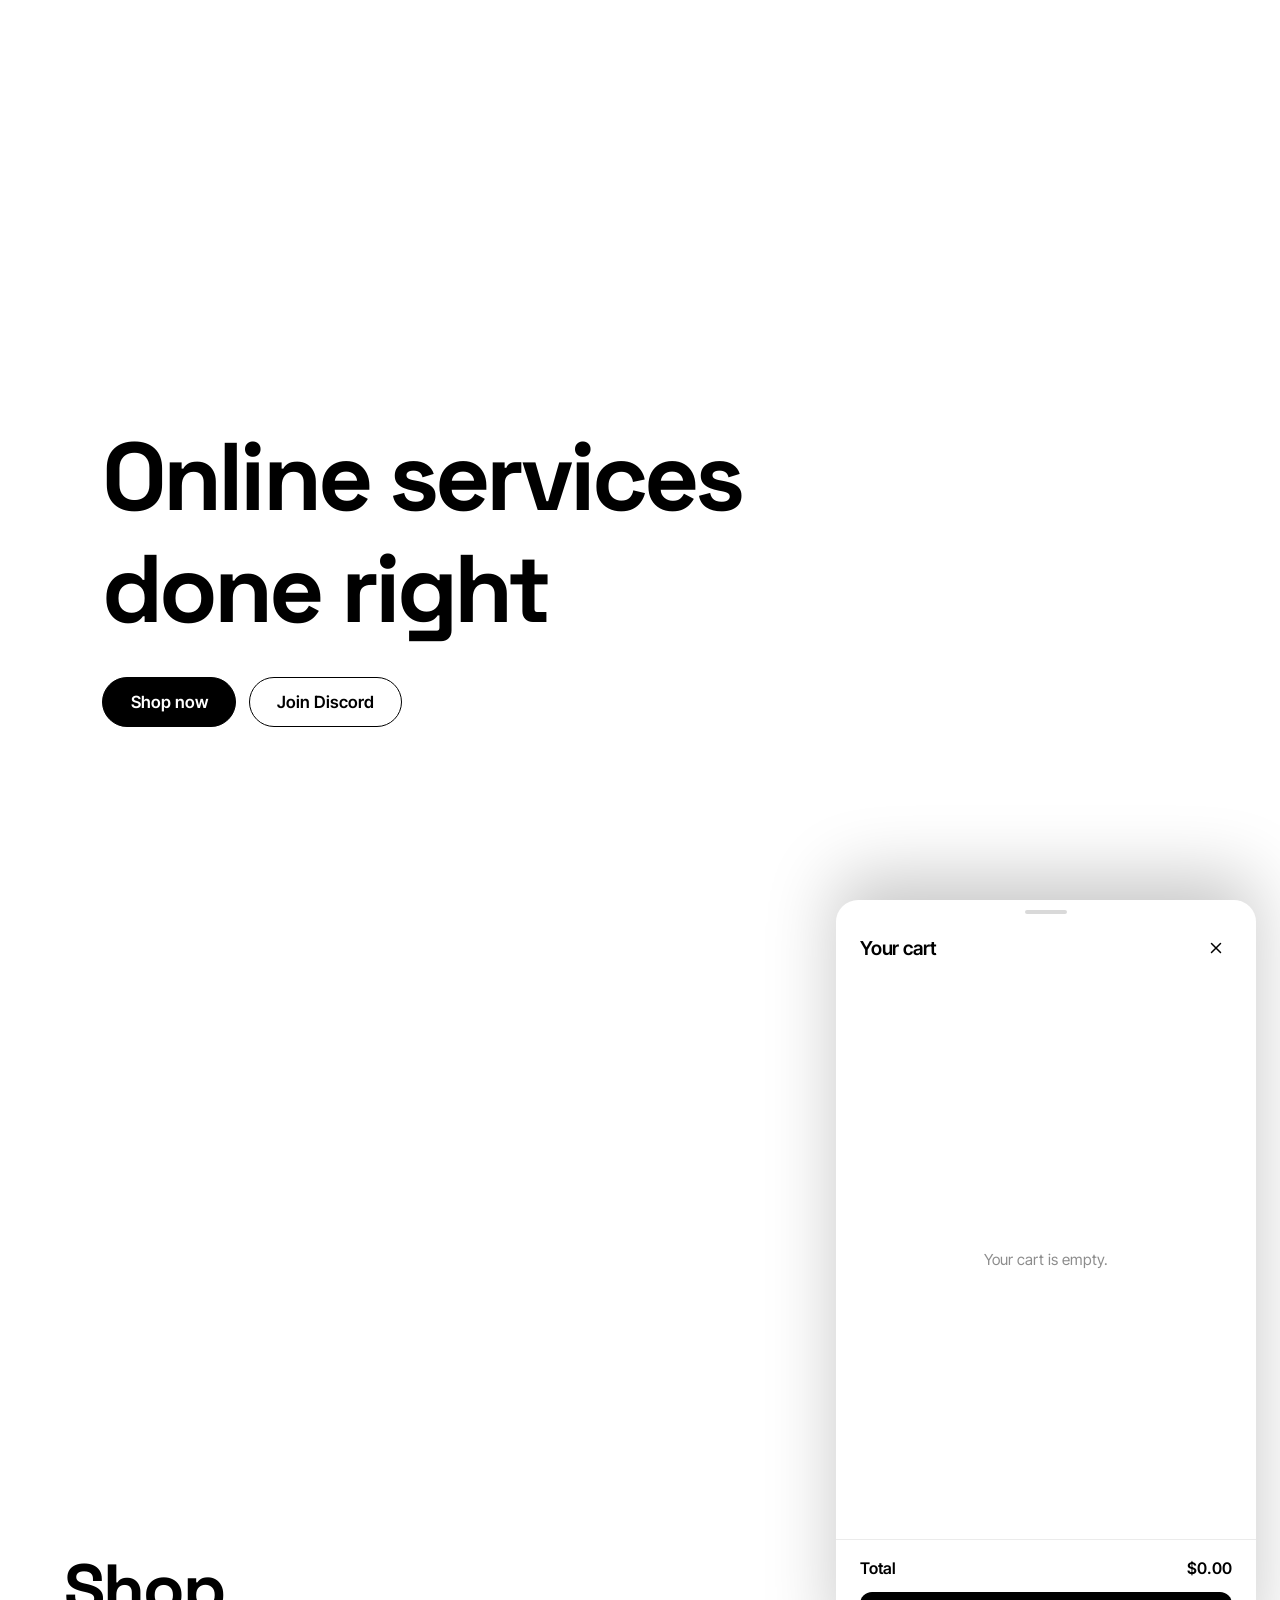
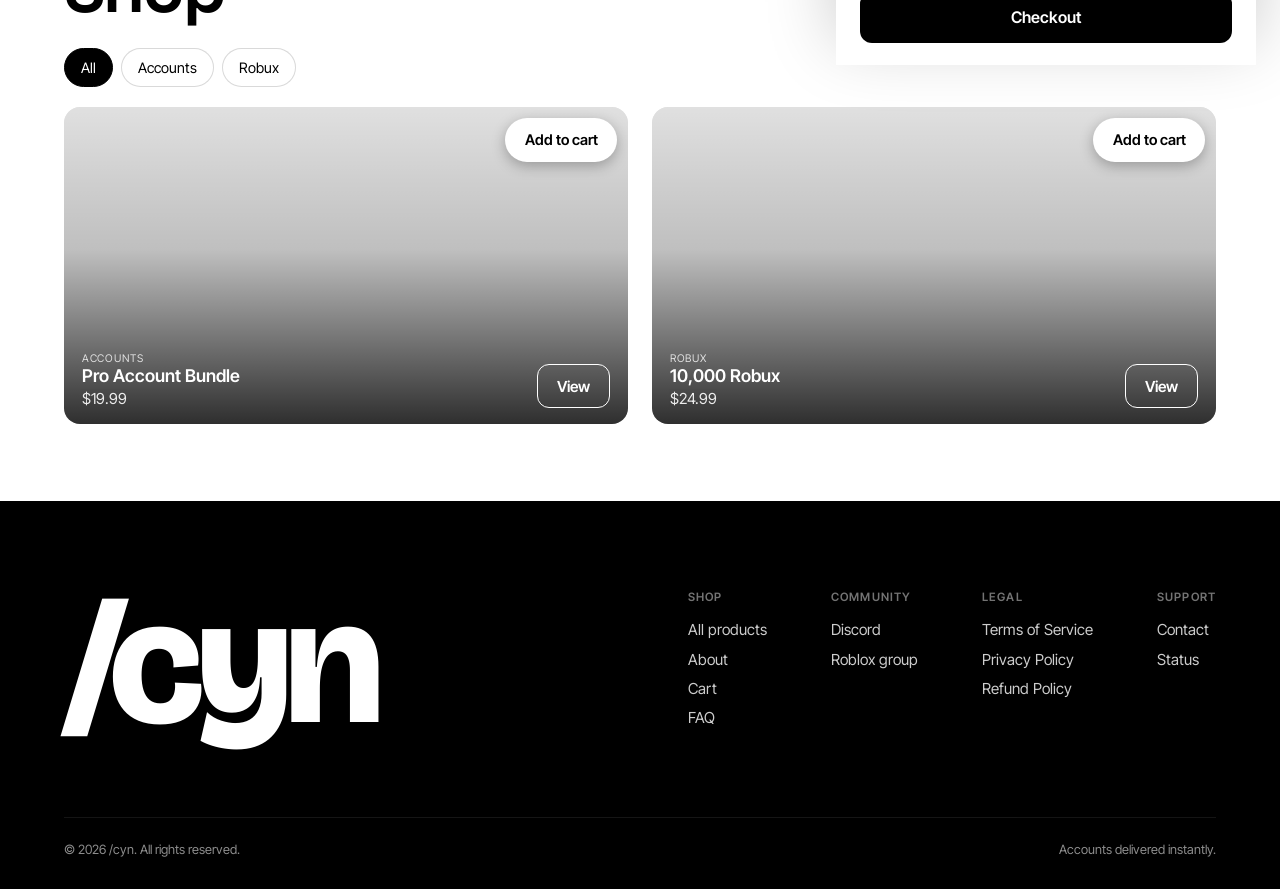
<file: index.html>
<!DOCTYPE html>
<html lang="en">
<head>
  <meta charset="UTF-8">
  <meta name="viewport" content="width=device-width, initial-scale=1.0, maximum-scale=1.0, user-scalable=no, viewport-fit=cover">
  <title>/cyn</title>
  <link rel="icon" href="favicon.ico?v=2" sizes="any">
  <link rel="icon" type="image/png" href="icon.png">
  <link rel="apple-touch-icon" href="icon.png">
  <link rel="preconnect" href="https://fonts.googleapis.com">
  <link rel="preconnect" href="https://fonts.gstatic.com" crossorigin>
  <link href="https://fonts.googleapis.com/css2?family=Bricolage+Grotesque:opsz,wght@12..96,700;12..96,800&family=Inter+Tight:wght@400;500;600&family=Space+Grotesk:wght@500;700&display=swap" rel="stylesheet">
  <style>
    * {
      margin: 0;
      padding: 0;
      box-sizing: border-box;
      -webkit-user-select: none;
      -moz-user-select: none;
      -ms-user-select: none;
      user-select: none;
      -webkit-touch-callout: none;   /* no long-press menu on iOS */
    }

    /* keep real text inputs selectable if any get added later */
    input, textarea, [contenteditable] {
      -webkit-user-select: text;
      user-select: text;
    }

    a, img {
      -webkit-user-drag: none;       /* no ghost-drag on links/images */
    }

    html, body {
      height: 100%;
    }
    html { scroll-behavior: smooth; }

    /* hide the scrollbar everywhere but keep scrolling */
    html {
      scrollbar-width: none;          /* Firefox */
      -ms-overflow-style: none;       /* IE/Edge */
    }
    html::-webkit-scrollbar,
    .cart-body::-webkit-scrollbar {
      width: 0;
      height: 0;
      display: none;                  /* Chrome/Safari */
    }
    .cart-body {
      scrollbar-width: none;
      -ms-overflow-style: none;
    }

    body {
      background: #ffffff;
      color: #000000;
      font-family: "Space Grotesk", Helvetica, Arial, sans-serif;
    }

    .hero {
      min-height: 85vh;
      display: flex;
      flex-direction: column;
      justify-content: flex-end;
      align-items: flex-start;
      padding: clamp(2rem, 8vw, 8rem);
      padding-bottom: clamp(1.5rem, 3vw, 2.5rem);
      text-align: left;
    }

    .brand {
      display: flex;
      align-items: center;
      gap: 0.3rem;
      margin-bottom: clamp(0.5rem, 1.2vw, 0.85rem);
      transform-origin: bottom left;
    }

    .brand img {
      height: clamp(40px, 6vw, 64px);
      width: auto;
      transform: scaleX(-1);
      transform-origin: bottom center;
    }

    .brand .label {
      font-weight: 500;
      font-size: clamp(0.95rem, 1.6vw, 1.15rem);
      letter-spacing: 0.02em;
      white-space: nowrap;
    }

    /* letters are animated per-character via the Web Animations API (see script) */
    .brand .label .char {
      display: inline-block;
      will-change: opacity, transform, filter;
    }
    .brand .label .word {
      display: inline-block;
      white-space: nowrap;   /* never break inside a word */
    }

    .slogan {
      font-weight: 700;
      font-size: clamp(3rem, 11vw, 6rem);
      line-height: 0.98;
      letter-spacing: -0.04em;
      transform-origin: top left;
    }

    /* each line rises up from behind a clip mask. the mask gets generous
       padding (cancelled with equal negative margins so layout is unchanged),
       which keeps ascenders, descenders and the soft blur from being clipped
       at the edges as the line animates in — a clean, Apple-style reveal */
    .slogan .line {
      display: block;
      overflow: hidden;
      padding: 0.18em 0.06em 0.22em;
      margin: -0.18em -0.06em -0.22em;
    }
    .slogan .line-inner {
      display: block;
      transform: translate3d(0, 110%, 0);   /* translate3d = own GPU layer, no jank */
      opacity: 0;
      transform-origin: left bottom;
      backface-visibility: hidden;
      will-change: transform, opacity;
      transition:
        transform 0.85s cubic-bezier(0.22, 1, 0.36, 1),
        opacity 0.55s ease;
    }
    body.ready .slogan .line-inner {
      transform: translate3d(0, 0, 0);
      opacity: 1;
    }
    body.ready .slogan .line:nth-child(2) .line-inner {
      transition-delay: 0.1s;   /* second line follows the first */
    }

    .hero-cta {
      display: flex;
      flex-wrap: wrap;
      gap: 0.8rem;
      margin-top: clamp(1.6rem, 4vw, 2.6rem);
      font-family: "Inter Tight", Helvetica, Arial, sans-serif;
      opacity: 0;
      transform: translateY(14px);
      transition: opacity 0.7s ease, transform 0.7s ease;
      transition-delay: 0.32s;   /* arrives just after the slogan */
    }
    body.ready .hero-cta { opacity: 1; transform: none; }
    .hero-cta a {
      font-weight: 600;
      font-size: clamp(0.95rem, 1.5vw, 1.05rem);
      padding: 0.85rem 1.7rem;
      border-radius: 999px;
      text-decoration: none;
      border: 1.5px solid #000;
      transition: all 0.2s ease;
    }
    .hero-cta .primary { background: #000; color: #fff; }
    .hero-cta .primary:hover { opacity: 0.85; }
    .hero-cta .secondary { background: transparent; color: #000; }
    .hero-cta .secondary:hover { background: #000; color: #fff; }
    /* discord icon lives inside the button; hidden on desktop (text shows) */
    .hero-cta .discord-icon {
      width: 1.25em;
      height: 1.25em;
      display: none;
      fill: currentColor;
    }

    /* on mobile the Discord button collapses to a round icon-only button */
    @media (max-width: 700px) {
      .hero-cta .secondary {
        width: 3.1rem;
        height: 3.1rem;
        padding: 0;
        display: inline-flex;
        align-items: center;
        justify-content: center;
        flex: none;
      }
      .hero-cta .secondary .cta-label { display: none; }
      .hero-cta .secondary .discord-icon { display: block; }
    }

    /* ---- top bar ---- */
    .topbar {
      font-family: "Inter Tight", Helvetica, Arial, sans-serif;
      position: fixed;
      top: 0;
      left: 0;
      right: 0;
      z-index: 5;
      mix-blend-mode: difference;       /* invert against whatever is behind */
      display: flex;
      justify-content: space-between;   /* logo left, nav right */
      align-items: center;
      gap: clamp(1.25rem, 3vw, 2.5rem);
      padding: clamp(1.25rem, 3vw, 2rem) clamp(1.5rem, 5vw, 3.5rem);
      opacity: 0;
      transform: translateY(-8px);
      transition: opacity 0.6s ease, transform 0.6s ease;
    }
    body.navready .topbar {
      opacity: 1;
      transform: none;
    }

    .topbar-nav {
      display: flex;
      align-items: center;
      gap: clamp(1.25rem, 3vw, 2.5rem);
    }

    /* the hero icon "snaps" into here once you scroll past it */
    .topbar-logo {
      display: inline-flex;
      align-items: center;
      pointer-events: none;
    }
    .topbar.docked .topbar-logo { pointer-events: auto; }
    .topbar-logo img {
      height: 34px;
      width: auto;
      display: block;
      opacity: 0;                 /* shown only while docked (JS-driven) */
      transform: scaleX(-1);
      filter: invert(1);          /* white silhouette for the blend */
      will-change: transform, opacity;
    }
    /* hide the real hero icon while it's docked in the bar */
    #brandIcon.docked-hide { opacity: 0 !important; }

    .topbar a {
      color: #ffffff;
      text-decoration: none;
      font-weight: 500;
      font-size: clamp(0.9rem, 1.4vw, 1rem);
      letter-spacing: 0.02em;
    }
    /* nav links: label slides up, a duplicate rises in from below */
    .topbar .nav-link {
      position: relative;
      display: inline-block;
      overflow: hidden;
      line-height: 1.3;
      vertical-align: middle;
    }
    .topbar .nav-link span {
      display: inline-block;
      transition: transform 0.4s cubic-bezier(0.22, 1, 0.36, 1);
    }
    .topbar .nav-link span::after {
      content: attr(data-label);
      position: absolute;
      left: 0;
      top: 100%;
    }
    .topbar .nav-link:hover span {
      transform: translateY(-100%);
    }

    .topbar .cart {
      display: inline-flex;
      align-items: center;
      justify-content: center;
      position: relative;
      width: 40px;
      height: 40px;
      border-radius: 50%;
      color: #ffffff;
      transition: background 0.2s ease;
    }
    .topbar .cart:hover {
      background: rgba(0, 0, 0, 0.06);
    }
    .topbar .cart img {
      width: 22px;
      height: 22px;
      display: block;
      object-fit: contain;
      filter: none;            /* native white art; blend mode handles color */
    }
    .topbar .cart .count {
      position: absolute;
      top: -2px;
      right: -2px;
      min-width: 17px;
      height: 17px;
      padding: 0 4px;
      border-radius: 9px;
      background: #000000;
      color: #ffffff;
      font-size: 0.62rem;
      font-weight: 700;
      line-height: 17px;
      text-align: center;
      mix-blend-mode: normal;   /* stay a solid pill, don't invert */
    }

    /* ---- cards section (full screen) ---- */
    .cards {
      --gap: clamp(0.75rem, 1.5vw, 1.25rem);
      --pad: clamp(1rem, 3vw, 2.5rem);
      /* the group's height is whichever fits: the viewport height, OR the
         height that keeps its total width inside the screen. total width =
         (17/9)·h + (1/9)·gap, so h = (availWidth − gap)·9/17 */
      --h: min(
        calc(100vh - 2 * var(--pad)),
        calc((100vw - 2 * var(--pad) - var(--gap)) * 9 / 17)
      );
      /* section wraps the group (+padding) so it never leaves a big empty gap
         before the shop when the group scales down; caps at one viewport */
      height: calc(var(--h) + 2 * var(--pad));
      max-height: 100vh;
      box-sizing: border-box;
      padding: var(--pad);
      display: flex;
      gap: var(--gap);
      justify-content: center;   /* center the group when width-limited */
      align-items: flex-start;   /* top-aligned so the cards always peek past the hero */
    }
    .cards .col-left {
      height: var(--h);
      display: flex;
      flex-direction: column;
      gap: var(--gap);
    }
    .cards .col-left .card {
      aspect-ratio: 16 / 9;            /* locked */
      height: calc((100% - var(--gap)) / 2);
      width: auto;                     /* width derives from the ratio */
    }
    .cards .col-right {
      flex: none;
      height: var(--h);
    }
    .cards .col-right .card {
      height: 100%;
      aspect-ratio: 1 / 1;             /* square, sized to the column height */
      width: auto;
    }
    .cards .card {
      border-radius: 18px;
      background: #f4f4f4;
      border: 1px solid rgba(0, 0, 0, 0.08);
      overflow: hidden;
      /* intro state: revealed when the section scrolls into view (see script) */
      opacity: 0;
      transform: translateY(40px) scale(0.96);
      filter: blur(8px);
      transition:
        opacity 0.8s ease,
        transform 0.9s cubic-bezier(0.16, 1, 0.3, 1),
        filter 0.8s ease;
    }
    .cards.in .card {
      opacity: 1;
      transform: none;
      filter: blur(0);
    }
    /* stagger the three cards */
    .cards.in .col-left .card:first-child { transition-delay: 0.05s; }
    .cards.in .col-right .card            { transition-delay: 0.17s; }
    .cards.in .col-left .card:last-child  { transition-delay: 0.29s; }
    .cards .card video {
      width: 100%;
      height: 100%;
      object-fit: cover;
      display: block;
    }

    @media (max-width: 700px) {
      .cards {
        flex-direction: column;
        height: auto;
        min-height: 100vh;
        max-height: none;          /* let the stacked cards define the height */
        justify-content: flex-start;
      }
      /* flatten the columns so all three cards become siblings we can reorder */
      .cards .col-left,
      .cards .col-right {
        display: contents;
      }
      .cards .col-left .card {
        flex: none;                    /* don't let the column flex squeeze the height */
        height: auto;
        width: 100%;                   /* full width, ratio drives height */
        aspect-ratio: 16 / 9;
      }
      .cards .col-right .card {
        flex: none;
        height: auto;
        width: 100%;
        aspect-ratio: 1 / 1;
      }
      /* order: first 16:9, then the square, then the second 16:9 */
      .cards .col-left .card:first-child { order: 1; }
      .cards .col-right .card           { order: 2; }
      .cards .col-left .card:last-child  { order: 3; }
    }

    /* ---- products ---- */
    .products {
      max-width: 1300px;
      margin: 0 auto;
      padding: clamp(3rem, 6vw, 6rem) clamp(1.5rem, 5vw, 4rem);
      font-family: "Inter Tight", Helvetica, Arial, sans-serif;
    }
    /* shop intro: head, filters and grid rise in when the section scrolls into view */
    .products .products-head,
    .products .filters,
    .products .product-grid {
      opacity: 0;
      transform: translate3d(0, 28px, 0);
      transition:
        opacity 0.7s ease,
        transform 0.85s cubic-bezier(0.22, 1, 0.36, 1);
    }
    .products.in .products-head,
    .products.in .filters,
    .products.in .product-grid {
      opacity: 1;
      transform: none;
    }
    .products.in .filters       { transition-delay: 0.1s; }
    .products.in .product-grid  { transition-delay: 0.2s; }
    .products-head {
      display: flex;
      flex-wrap: wrap;
      align-items: center;
      justify-content: space-between;
      gap: 1rem;
      margin-bottom: 1rem;
    }
    .products-head h2 {
      font-family: "Space Grotesk", Helvetica, Arial, sans-serif;
      font-weight: 700;
      font-size: clamp(2.4rem, 6vw, 4.25rem);
      letter-spacing: -0.03em;
    }
    .search {
      position: relative;
      flex: 1;
      min-width: 220px;
      max-width: 360px;
    }
    .search input {
      width: 100%;
      padding: 0.7rem 1rem 0.7rem 2.5rem;
      border: 1px solid rgba(0, 0, 0, 0.15);
      border-radius: 999px;
      font: inherit;
      background: #fff;
      outline: none;
      transition: border-color 0.2s ease;
    }
    .search input:focus { border-color: #000; }
    .search svg {
      position: absolute;
      left: 0.9rem;
      top: 50%;
      transform: translateY(-50%);
      width: 16px;
      height: 16px;
      opacity: 0.45;
      pointer-events: none;
    }

    .filters {
      display: flex;
      flex-wrap: wrap;
      gap: 0.5rem;
      margin-bottom: 1.25rem;
    }
    .filter-chip {
      font: inherit;
      font-size: 0.9rem;
      padding: 0.6rem 1rem;
      border-radius: 999px;
      border: 1px solid rgba(0, 0, 0, 0.15);
      background: #fff;
      color: #000;
      cursor: pointer;
      transition: all 0.2s ease;
    }
    .filter-chip:hover { border-color: #000; }
    .filter-chip.active { background: #000; color: #fff; border-color: #000; }

    .product-grid {
      /* ▼▼ change this number to set the MAX cards per line in the shop ▼▼ */
      --max-cols: 2;
      --min-card: 260px;            /* a card never gets narrower than this */
      --grid-gap: clamp(1rem, 2vw, 1.5rem);
      display: grid;
      gap: var(--grid-gap);
      /* fits as many cards as possible but never more than --max-cols */
      grid-template-columns: repeat(
        auto-fill,
        minmax(
          max(var(--min-card), (100% - (var(--max-cols) - 1) * var(--grid-gap)) / var(--max-cols)),
          1fr
        )
      );
    }
    .no-results { opacity: 0.5; padding: 2rem 0; grid-column: 1 / -1; }

    /* image-overlay card (Design 2) */
    .product-card {
      position: relative;
      aspect-ratio: 16 / 9;          /* thumbnail slot fills the card */
      border-radius: 16px;
      overflow: hidden;
      background: #ececec;
      color: #fff;
      transition: transform 0.25s ease, box-shadow 0.25s ease;
    }
    .product-card:hover { box-shadow: 0 16px 38px rgba(0, 0, 0, 0.18); }
    .product-card .thumb { position: absolute; inset: 0; background: #e9e9e9; }
    .product-card .thumb img { width: 100%; height: 100%; object-fit: cover; display: block; }
    .product-card .scrim {
      position: absolute; inset: 0;
      background: linear-gradient(to top, rgba(0,0,0,0.8) 0%, rgba(0,0,0,0.18) 55%, rgba(0,0,0,0.04) 100%);
    }
    .product-card .badge {
      position: absolute; top: 0.8rem; left: 0.8rem; z-index: 2;
      background: #fff; color: #000;
      font-size: 0.68rem; font-weight: 700; letter-spacing: 0.04em;
      padding: 0.25rem 0.6rem; border-radius: 999px;
    }
    /* quick add: instant add-to-cart */
    .qa {
      height: 44px;
      background: #fff; color: #000;
      border-radius: 999px;
      box-shadow: 0 4px 14px rgba(0, 0, 0, 0.28);
      display: inline-flex; align-items: center;
      overflow: hidden; white-space: nowrap;
    }
    .product-card .qa { position: absolute; top: 0.7rem; right: 0.7rem; z-index: 3; }
    .qa-add {
      height: 100%; border: none; background: none; cursor: pointer;
      padding: 0 1.2rem;
      font: inherit; font-size: 0.92rem; font-weight: 600; color: #000;
      display: inline-flex; align-items: center;
      transition: background 0.18s ease;
    }
    .qa-add:hover { background: rgba(0, 0, 0, 0.06); }
    .stepper { height: 100%; display: inline-flex; align-items: center; font: inherit; font-weight: 600; }
    .stepper button {
      border: none; background: none; cursor: pointer;
      width: 34px; height: 100%; font-size: 1.15rem; line-height: 1;
      display: grid; place-items: center; color: #000;
      transition: background 0.15s ease;
    }
    .stepper button:hover { background: rgba(0, 0, 0, 0.08); }
    .stepper button:disabled { opacity: 0.3; cursor: default; }
    .stepper button:disabled:hover { background: none; }
    .stepper .q { min-width: 1.5ch; text-align: center; font-size: 0.9rem; padding: 0 0.15rem; }
    .product-card .info {
      position: absolute; left: 0; right: 0; bottom: 0; z-index: 2;
      padding: 1rem 1.1rem;
      display: flex; align-items: flex-end; justify-content: space-between; gap: 0.8rem;
      font-family: "Inter Tight", Helvetica, Arial, sans-serif;
    }
    .product-card .cat { font-size: 0.66rem; text-transform: uppercase; letter-spacing: 0.09em; opacity: 0.8; }
    .product-card h3 { font-size: 1.1rem; font-weight: 600; line-height: 1.15; }
    .product-card .price { font-size: 0.95rem; opacity: 0.9; margin-top: 0.15rem; }
    .product-card .btn {
      font: inherit; font-size: 0.95rem; font-weight: 600;
      padding: 0.7rem 1.2rem; border-radius: 12px; cursor: pointer; white-space: nowrap;
      border: 1px solid #fff; background: transparent; color: #fff;
      transition: all 0.2s ease;
    }
    .product-card .btn:hover { background: #fff; color: #000; }

    /* ---- cart line items (drawer) ---- */
    .cart-body.has-items {
      display: block;
      align-items: stretch;
      text-align: left;
      padding-top: 0.5rem;
      color: #000;
    }
    .cart-item {
      display: flex;
      align-items: center;
      gap: 0.8rem;
      padding: 0.75rem 0;
      border-bottom: 1px solid rgba(0, 0, 0, 0.08);
    }
    .ci-thumb { width: 58px; aspect-ratio: 16 / 9; border-radius: 8px; background: #f1f1f1; flex: none; overflow: hidden; }
    .ci-thumb img { width: 100%; height: 100%; object-fit: cover; display: block; }
    .ci-info { flex: 1; min-width: 0; }
    .ci-title { font-size: 0.92rem; font-weight: 600; }
    .ci-meta { font-size: 0.8rem; opacity: 0.6; }
    .ci-remove {
      border: none; background: none; cursor: pointer;
      font-size: 1.2rem; line-height: 1; opacity: 0.35; padding: 0 0.3rem;
      transition: opacity 0.2s ease;
    }
    .ci-remove:hover { opacity: 1; }

    /* ---- footer ---- */
    .site-footer {
      background: #000000;
      color: #ffffff;
      font-family: "Inter Tight", Helvetica, Arial, sans-serif;
      padding: clamp(3rem, 7vw, 6rem) clamp(1.5rem, 5vw, 4rem) 2rem;
    }
    .footer-top {
      display: flex;
      justify-content: space-between;
      gap: clamp(2rem, 6vw, 5rem);
      flex-wrap: wrap;
    }
    .footer-wordmark {
      font-family: "Bricolage Grotesque", "Space Grotesk", Helvetica, Arial, sans-serif;
      font-weight: 800;
      font-size: clamp(4rem, 14vw, 11rem);
      line-height: 0.85;
      letter-spacing: -0.04em;
    }
    .footer-cols {
      display: flex;
      gap: clamp(2rem, 5vw, 4.5rem);
      flex-wrap: wrap;
    }
    .footer-col h4 {
      font-size: 0.72rem;
      text-transform: uppercase;
      letter-spacing: 0.1em;
      opacity: 0.45;
      margin-bottom: 1rem;
      font-weight: 600;
    }
    .footer-col a {
      display: block;
      color: #ffffff;
      text-decoration: none;
      opacity: 0.8;
      margin-bottom: 0.65rem;
      font-size: 0.95rem;
      width: fit-content;
      transition: opacity 0.2s ease;
    }
    .footer-col a:hover { opacity: 1; }
    .footer-bottom {
      margin-top: clamp(2.5rem, 6vw, 5rem);
      padding-top: 1.5rem;
      border-top: 1px solid rgba(255, 255, 255, 0.15);
      display: flex;
      justify-content: space-between;
      flex-wrap: wrap;
      gap: 0.75rem 1.5rem;
      font-size: 0.8rem;
      opacity: 0.55;
    }
    @media (max-width: 700px) {
      .footer-wordmark { width: 100%; }
    }

    /* blur everything while the SellAuth checkout embed is active */
    body.embed-active .topbar,
    body.embed-active .hero,
    body.embed-active .cards,
    body.embed-active .products,
    body.embed-active .site-footer,
    body.embed-active .cart-drawer,
    body.embed-active .cart-backdrop,
    body.embed-active .product-modal,
    body.embed-active .pm-backdrop {
      filter: blur(8px);
      pointer-events: none;
      transition: filter 0.3s ease;
    }
    /* lock the page so only the embed scrolls */
    body.embed-active { overflow: hidden; touch-action: none; }

    /* blur + lock the page behind the product modal */
    body.pm-open .topbar,
    body.pm-open .hero,
    body.pm-open .cards,
    body.pm-open .products,
    body.pm-open .site-footer,
    body.pm-open .cart-drawer {
      filter: blur(8px);
      transition: filter 0.3s ease;
    }
    body.pm-open { position: fixed; left: 0; right: 0; width: 100%; overflow: hidden; touch-action: none; }

    /* ---- product detail modal ---- */
    .pm-backdrop {
      position: fixed; inset: 0; z-index: 30;
      background: rgba(0, 0, 0, 0.5);
      opacity: 0; visibility: hidden;
      transition: opacity 0.3s ease, visibility 0.3s ease;
    }
    body.pm-open .pm-backdrop { opacity: 1; visibility: visible; }
    .product-modal {
      position: fixed; z-index: 31; left: 50%; top: 50%;
      transform: translate(-50%, -46%) scale(0.98);
      opacity: 0; visibility: hidden;
      width: min(560px, 92vw); max-height: 88vh;
      background: #fff; color: #000; border-radius: 20px; overflow: hidden;
      display: flex; flex-direction: column;
      box-shadow: 0 30px 80px rgba(0, 0, 0, 0.3);
      font-family: "Inter Tight", Helvetica, Arial, sans-serif;
      transition: opacity 0.35s ease, transform 0.35s cubic-bezier(0.22, 1, 0.36, 1), visibility 0.35s ease;
    }
    body.pm-open .product-modal {
      opacity: 1; visibility: visible;
      transform: translate(-50%, -50%) scale(1);
    }
    .pm-close {
      position: absolute; top: 0.8rem; right: 0.8rem; z-index: 2;
      width: 34px; height: 34px; border: none; border-radius: 50%;
      background: rgba(255, 255, 255, 0.85); cursor: pointer;
      font-size: 1.3rem; line-height: 1; display: grid; place-items: center;
      transition: background 0.2s ease;
    }
    .pm-close:hover { background: #fff; }
    .pm-thumb { aspect-ratio: 16 / 9; background: #eee; flex: none; }
    .pm-thumb img { width: 100%; height: 100%; object-fit: cover; display: block; }
    .pm-body {
      flex: 1; min-height: 0;
      padding: 1.3rem 1.4rem 1.2rem; overflow-y: auto;
      display: flex; flex-direction: column; gap: 0.5rem;
      scrollbar-width: none;
    }
    .pm-body::-webkit-scrollbar { display: none; }
    .pm-cat { font-size: 0.7rem; text-transform: uppercase; letter-spacing: 0.09em; opacity: 0.5; }
    .pm-title { font-family: "Space Grotesk", sans-serif; font-size: 1.6rem; font-weight: 700; letter-spacing: -0.02em; line-height: 1.1; }
    .pm-price { font-size: 1.3rem; font-weight: 700; }
    .pm-desc { font-size: 0.92rem; line-height: 1.5; opacity: 0.7; white-space: pre-line; }
    .pm-variants { display: flex; flex-wrap: wrap; gap: 0.5rem; margin: 0.3rem 0 0.1rem; }
    .pm-variant {
      font: inherit; font-size: 0.85rem; font-weight: 500;
      padding: 0.45rem 0.8rem; border-radius: 999px;
      border: 1px solid rgba(0, 0, 0, 0.2); background: #fff; color: #000;
      cursor: pointer; transition: all 0.2s ease;
    }
    .pm-variant:hover { border-color: #000; }
    .pm-variant.active { background: #000; color: #fff; border-color: #000; }
    .pm-variant:disabled { opacity: 0.4; cursor: default; text-decoration: line-through; }
    .pm-variant:disabled:hover { border-color: rgba(0, 0, 0, 0.2); }
    .pm-actions {
      flex: none;
      display: flex; gap: 0.6rem; align-items: center;
      padding: 1rem 1.4rem calc(1.1rem + env(safe-area-inset-bottom, 0px));
      border-top: 1px solid rgba(0, 0, 0, 0.08);
      background: #fff;
    }
    .pm-qa { box-shadow: none; border: 1px solid rgba(0, 0, 0, 0.25); flex: none; height: 48px; }
    .pm-qa .stepper button { width: 40px; }
    .pm-buy {
      flex: 1; height: 48px; padding: 0 1.2rem; border: none; border-radius: 999px;
      background: #000; color: #fff; font: inherit; font-size: 0.95rem; font-weight: 600; cursor: pointer;
      transition: opacity 0.2s ease;
    }
    .pm-buy:hover { opacity: 0.85; }
    .pm-buy:disabled { opacity: 0.4; cursor: default; }

    /* ---- cart drawer (slides up from the bottom) ---- */
    .cart-backdrop {
      position: fixed;
      inset: 0;
      z-index: 20;
      background: rgba(0, 0, 0, 0.35);
      opacity: 0;
      visibility: hidden;
      transition: opacity 0.35s ease, visibility 0.35s ease;
    }
    body.cart-open .cart-backdrop {
      opacity: 1;
      visibility: visible;
    }

    .cart-drawer {
      position: fixed;
      z-index: 21;
      left: 50%;
      bottom: 0;
      transform: translateX(-50%) translateY(100%);
      width: min(420px, 94vw);
      height: min(85vh, 780px);
      background: #ffffff;
      border-radius: 22px 22px 0 0;
      box-shadow: 0 -24px 70px rgba(0, 0, 0, 0.22);
      display: flex;
      flex-direction: column;
      overflow: hidden;
      font-family: "Inter Tight", Helvetica, Arial, sans-serif;
      transition: transform 0.5s cubic-bezier(0.22, 1, 0.36, 1);
    }
    body.cart-open .cart-drawer {
      transform: translateX(-50%) translateY(0);
    }

    /* on wider screens, dock the drawer to the bottom-right */
    @media (min-width: 768px) {
      .cart-drawer {
        left: auto;
        right: 24px;
        transform: translateY(100%);
      }
      body.cart-open .cart-drawer {
        transform: translateY(0);
      }
    }

    .cart-handle {
      width: 42px;
      height: 4px;
      border-radius: 2px;
      background: rgba(0, 0, 0, 0.15);
      margin: 10px auto 0;
      flex: none;
    }

    .cart-drawer .cart-head {
      display: flex;
      align-items: center;
      justify-content: space-between;
      padding: 1.1rem 1.5rem 1rem;
      flex: none;
    }
    .cart-drawer .cart-head h2 {
      font-size: 1.2rem;
      font-weight: 600;
      letter-spacing: -0.01em;
    }
    .cart-close {
      width: 32px;
      height: 32px;
      border: none;
      background: none;
      cursor: pointer;
      border-radius: 50%;
      display: inline-flex;
      align-items: center;
      justify-content: center;
      color: #000;
      transition: background 0.2s ease;
    }
    .cart-close:hover { background: rgba(0, 0, 0, 0.06); }
    .cart-close svg { width: 18px; height: 18px; }

    .cart-body {
      flex: 1;
      overflow-y: auto;
      padding: 0 1.5rem;
      display: flex;
      align-items: center;
      justify-content: center;
      text-align: center;
      color: rgba(0, 0, 0, 0.45);
      font-size: 0.95rem;
    }

    .cart-foot {
      flex: none;
      padding: 1.1rem 1.5rem calc(1.4rem + env(safe-area-inset-bottom, 0px));
      border-top: 1px solid rgba(0, 0, 0, 0.08);
    }
    .cart-total {
      display: flex;
      justify-content: space-between;
      font-weight: 600;
      margin-bottom: 0.9rem;
    }
    .cart-checkout {
      width: 100%;
      padding: 0.95rem;
      border: none;
      border-radius: 12px;
      background: #000;
      color: #fff;
      font: inherit;
      font-weight: 600;
      cursor: pointer;
      transition: opacity 0.2s ease;
    }
    .cart-checkout:hover { opacity: 0.85; }

    /* ---- intro loader ---- */
    .brand img { opacity: 0; }
    body.handoff .brand img { opacity: 1; }

    #loader {
      position: fixed;
      inset: 0;
      z-index: 10;
      pointer-events: none;
    }

    #loader .flyer {
      position: fixed;
      left: 50%;
      top: 50%;
      transform: translate(-50%, -50%);
      perspective: 700px;
      will-change: transform;
    }

    #loader .flyer img {
      display: block;
      height: min(40vh, 320px);   /* sized before JS runs so it never flashes full-res */
      width: auto;
      transform-origin: bottom center;
      backface-visibility: hidden;
      /* starts in its good (un-flipped) orientation */
    }

    #loader.gone { display: none; }

    @media (max-width: 640px) {
      .brand .label {
        white-space: normal;   /* let the phrase wrap (whole words only) */
        min-width: 0;
      }
    }


  </style>
  <script src="https://sellauth.com/assets/js/sellauth-embed-2.js"></script>
  <script>
    /* always start at the top on (re)load, don't restore prior scroll */
    if ('scrollRestoration' in history) history.scrollRestoration = 'manual';
    window.addEventListener('load', () => window.scrollTo({ top: 0, behavior: 'instant' }));
  </script>
</head>
<body>
  <header class="topbar">
    <a class="topbar-logo" href="#top" aria-label="cyn — top"><img src="icon.png" alt=""></a>
    <nav class="topbar-nav">
      <a class="nav-link" href="#about"><span data-label="About">About</span></a>
      <a class="nav-link" href="#shop"><span data-label="Shop">Shop</span></a>
      <a class="cart" href="#cart" aria-label="Cart">
        <img src="cart.webp" alt="">
        <span class="count">0</span>
      </a>
    </nav>
  </header>

  <main class="hero" id="top">
    <div class="brand">
      <img id="brandIcon" src="icon.png" alt="/cyn">
      <span class="label"></span>
    </div>
    <h1 class="slogan">
      <span class="line"><span class="line-inner">Online services</span></span>
      <span class="line"><span class="line-inner">done right</span></span>
    </h1>
    <div class="hero-cta">
      <a class="primary" href="#shop">Shop now</a>
      <a class="secondary" href="https://discord.gg/" target="_blank" rel="noopener" aria-label="Join Discord">
        <span class="cta-label">Join Discord</span>
        <svg class="discord-icon" viewBox="0 0 24 24" aria-hidden="true"><path d="M20.317 4.369A19.79 19.79 0 0 0 15.432 3a13.6 13.6 0 0 0-.617 1.27 18.27 18.27 0 0 0-5.63 0A13.2 13.2 0 0 0 8.56 3a19.74 19.74 0 0 0-4.885 1.37C.557 9.046-.32 13.6.12 18.087a19.9 19.9 0 0 0 6.063 3.058c.491-.669.93-1.38 1.304-2.127a12.9 12.9 0 0 1-2.054-.985c.172-.126.34-.257.502-.392a14.2 14.2 0 0 0 12.13 0c.164.14.332.27.502.392-.656.387-1.346.717-2.058.986.375.746.814 1.457 1.305 2.126a19.84 19.84 0 0 0 6.066-3.057c.515-5.207-.879-9.72-3.681-13.723ZM8.02 15.331c-1.183 0-2.157-1.085-2.157-2.419 0-1.333.955-2.42 2.157-2.42 1.21 0 2.176 1.096 2.157 2.42 0 1.334-.955 2.419-2.157 2.419Zm7.975 0c-1.183 0-2.157-1.085-2.157-2.419 0-1.333.955-2.42 2.157-2.42 1.21 0 2.176 1.096 2.157 2.42 0 1.334-.946 2.419-2.157 2.419Z"/></svg>
      </a>
    </div>
  </main>

  <section class="cards" id="about">
    <div class="col-left">
      <div class="card">
        <video autoplay muted loop playsinline webkit-playsinline preload="metadata">
          <source src="eldorado-trusted.webm" type="video/webm">
          <source src="eldorado-trusted.mp4" type="video/mp4">
        </video>
      </div>
      <div class="card">
        <video src="https://interactive-examples.mdn.mozilla.net/media/cc0-videos/flower.mp4" autoplay muted loop playsinline webkit-playsinline preload="metadata"></video>
      </div>
    </div>
    <div class="col-right">
      <div class="card">
        <video src="https://www.w3schools.com/html/mov_bbb.mp4" autoplay muted loop playsinline webkit-playsinline preload="metadata"></video>
      </div>
    </div>
  </section>

  <section class="products" id="shop">
    <div class="products-head">
      <h2>Shop</h2>
      <div class="search">
        <svg viewBox="0 0 24 24" fill="none" stroke="currentColor" stroke-width="2" stroke-linecap="round">
          <circle cx="11" cy="11" r="7"/><path d="M21 21l-4.3-4.3"/>
        </svg>
        <input type="search" id="productSearch" placeholder="Search products..." aria-label="Search products">
      </div>
    </div>
    <div class="filters" id="productFilters"></div>
    <div class="product-grid" id="productGrid"></div>
  </section>

  <footer class="site-footer">
    <div class="footer-top">
      <div class="footer-wordmark">/cyn</div>
      <div class="footer-cols">
        <div class="footer-col">
          <h4>Shop</h4>
          <a href="#shop">All products</a>
          <a href="#about">About</a>
          <a href="#cart">Cart</a>
          <a href="#faq">FAQ</a>
        </div>
        <div class="footer-col">
          <h4>Community</h4>
          <a href="https://discord.gg/" target="_blank" rel="noopener">Discord</a>
          <a href="https://www.roblox.com/communities" target="_blank" rel="noopener">Roblox group</a>
        </div>
        <div class="footer-col">
          <h4>Legal</h4>
          <a href="#terms">Terms of Service</a>
          <a href="#privacy">Privacy Policy</a>
          <a href="#refunds">Refund Policy</a>
        </div>
        <div class="footer-col">
          <h4>Support</h4>
          <a href="#contact">Contact</a>
          <a href="#status">Status</a>
        </div>
      </div>
    </div>
    <div class="footer-bottom">
      <span>&copy; 2026 /cyn. All rights reserved.</span>
      <span>Accounts delivered instantly.</span>
    </div>
  </footer>

  <div class="pm-backdrop" data-pm-close></div>
  <aside class="product-modal" role="dialog" aria-modal="true" aria-label="Product details">
    <button class="pm-close" data-pm-close aria-label="Close">&times;</button>
    <div class="pm-thumb"></div>
    <div class="pm-body">
      <span class="pm-cat"></span>
      <h3 class="pm-title"></h3>
      <div class="pm-price"></div>
      <div class="pm-variants"></div>
      <p class="pm-desc"></p>
    </div>
    <div class="pm-actions">
      <div class="qa pm-qa" data-qa=""></div>
      <button type="button" class="pm-buy">Buy now</button>
    </div>
  </aside>

  <div class="cart-backdrop" data-cart-close></div>
  <aside class="cart-drawer" role="dialog" aria-label="Cart" aria-modal="true">
    <div class="cart-handle"></div>
    <div class="cart-head">
      <h2>Your cart</h2>
      <button class="cart-close" data-cart-close aria-label="Close cart">
        <svg viewBox="0 0 24 24" fill="none" stroke="currentColor" stroke-width="2" stroke-linecap="round">
          <path d="M6 6l12 12M18 6L6 18"/>
        </svg>
      </button>
    </div>
    <div class="cart-body">Your cart is empty.</div>
    <div class="cart-foot">
      <div class="cart-total"><span>Total</span><span>$0.00</span></div>
      <button class="cart-checkout">Checkout</button>
    </div>
  </aside>

  <div id="loader">
    <div class="flyer">
      <img id="flyerIcon" src="icon.png" alt="">
    </div>
  </div>

  <script>
    (function () {
      const body = document.body;
      const loader = document.getElementById('loader');
      const flyer = loader.querySelector('.flyer');
      const flyerImg = document.getElementById('flyerIcon');
      const target = document.getElementById('brandIcon');
      const brand = document.querySelector('.brand');
      const label = document.querySelector('.brand .label');

      const reduced = false;   // intentionally play the intro even if reduce-motion is on

      // ---- rotating placeholder phrases (starts on a random one) ----
      const phrases = [
        'Accounts are delivered instantly!',
        'I have nothing else to say...',
        'Oh, and my name is Cyn.'
      ];
      const EASE = 'cubic-bezier(0.22, 1, 0.36, 1)';
      let phraseIndex = Math.floor(Math.random() * phrases.length);
      let currentSpans = [];

      // joke phrase: "Happy to see you <ip>" — the first octet plus the first two
      // digits of the second octet are the REAL ip and sharp; every char after that
      // (digits and dots) is random and permanently blurred. Shown first on load.
      let ipPhrase = null;
      let shownIp = false;
      let onIpReady = null;
      fetch('https://api.ipify.org?format=json')
        .then(r => r.json())
        .then(d => { if (d && d.ip) { ipPhrase = { type: 'ip', ip: d.ip }; if (onIpReady) onIpReady(); } })
        .catch(() => {});

      // build the label as words: each word is a single inline-block so it can
      // never split mid-word; spaces between words are real text nodes, which are
      // the only places the line is allowed to wrap. returns the letter spans.
      function buildFromTokens(tokens, aria) {
        label.setAttribute('aria-label', aria);
        label.textContent = '';
        const spans = [];
        let word = null;
        for (const tok of tokens) {
          if (tok.ch === ' ') {
            label.appendChild(document.createTextNode(' '));
            word = null;
            continue;
          }
          if (!word) {
            word = document.createElement('span');
            word.className = 'word';
            label.appendChild(word);
          }
          const s = document.createElement('span');
          s.className = 'char';
          s.textContent = tok.ch;
          s.style.opacity = '0';
          if (tok.blur) s.dataset.blur = '1';
          word.appendChild(s);
          spans.push(s);
        }
        return spans;
      }

      function buildChars(text) {
        return buildFromTokens([...text].map(ch => ({ ch })), text);
      }

      function buildIpSpans(ip) {
        const tokens = [...'Happy to see you '].map(ch => ({ ch }));
        const firstDot = ip.indexOf('.');
        const secondDot = ip.indexOf('.', firstDot + 1);
        const secondLen = (secondDot < 0 ? ip.length : secondDot) - (firstDot + 1);
        // real & sharp through: first octet + '.' + first 2 digits of the second octet
        const reveal = firstDot + 1 + Math.min(2, Math.max(0, secondLen));
        [...ip].forEach((ch, i) => {
          if (i < reveal) tokens.push({ ch });                                    // real, sharp
          else if (ch === '.') tokens.push({ ch: '.', blur: true });              // blur the dots too
          else tokens.push({ ch: String(Math.floor(Math.random() * 10)), blur: true }); // fake digit
        });
        return buildFromTokens(tokens, 'Happy to see you');
      }

      function makeSpans(phrase) {
        return typeof phrase === 'string' ? buildChars(phrase) : buildIpSpans(phrase.ip);
      }

      function animateIn(spans) {
        spans.forEach((s, i) => {
          const endBlur = s.dataset.blur ? '5px' : '0px';   // blurred chars stay blurred
          s.animate(
            [
              { opacity: 0, transform: 'translateY(0.4em)', filter: 'blur(6px)' },
              { opacity: 1, transform: 'none',              filter: 'blur(' + endBlur + ')' }
            ],
            { duration: 650, delay: i * 45, easing: EASE, fill: 'both' }
          );
        });
        talk(spans.length);   // cat "speaks" while the letters appear
      }

      // subtle squash/stretch wobble on the cat, like a little jaw moving,
      // lasting roughly as long as the letters take to appear
      function talk(charCount) {
        const PULSE = 200;                                   // one open/close, ms
        const span = (charCount - 1) * 45 + 650;             // total letter-reveal time
        const iters = Math.max(2, Math.round(span / PULSE));
        target.animate([
          { transform: 'scaleX(-1) scaleY(1)' },
          { transform: 'scaleX(-1.04) scaleY(0.9)' },        // squat (mouth open)
          { transform: 'scaleX(-0.99) scaleY(1.07)' },       // stretch (mouth close)
          { transform: 'scaleX(-1) scaleY(1)' }
        ], { duration: PULSE, iterations: iters, easing: 'ease-in-out' });
      }

      function animateOut(spans) {
        let last = null;
        spans.forEach((s, i) => {
          last = s.animate(
            [
              { opacity: 1, transform: 'none',               filter: 'blur(' + (s.dataset.blur ? '5px' : '0px') + ')' },
              { opacity: 0, transform: 'translateY(-0.4em)', filter: 'blur(6px)' }
            ],
            { duration: 420, delay: i * 26, easing: 'cubic-bezier(0.4, 0, 1, 1)', fill: 'forwards' }
          );
        });
        return last ? last.finished : Promise.resolve();
      }

      function nextPhrase() {
        if (ipPhrase && !shownIp) { shownIp = true; return ipPhrase; }   // IP gets priority
        phraseIndex = (phraseIndex + 1) % phrases.length;
        return phrases[phraseIndex % phrases.length];
      }

      const HOLD = 10000;
      let rotateTimer = null;
      let paused = false;          // true while the icon is docked in the bar

      function scheduleNext() {
        clearTimeout(rotateTimer);
        rotateTimer = setTimeout(async () => {
          if (paused) return;
          await animateOut(currentSpans);
          currentSpans = makeSpans(nextPhrase());
          animateIn(currentSpans);
          scheduleNext();
        }, HOLD);
      }

      function startLabel() {
        const begin = () => {
          // show the IP first if we have it; otherwise a random phrase
          let first;
          if (ipPhrase && !shownIp) { shownIp = true; first = ipPhrase; }
          else first = phrases[phraseIndex % phrases.length];
          currentSpans = makeSpans(first);

          if (reduced) {
            currentSpans.forEach(s => {
              s.style.opacity = '1';
              if (s.dataset.blur) s.style.filter = 'blur(5px)';
            });
            return;
          }
          animateIn(currentSpans);
          scheduleNext();
        };

        // wait briefly for the IP so it can be the first thing shown
        if (ipPhrase) begin();
        else {
          let started = false;
          const go = () => { if (!started) { started = true; begin(); } };
          onIpReady = go;
          setTimeout(go, 1500);   // fallback if the lookup is slow/blocked
        }
      }

      // hide the message while the icon is docked, show a fresh one when it returns
      function hideLabel() {
        if (paused) return;
        paused = true;
        clearTimeout(rotateTimer);
        if (currentSpans.length) animateOut(currentSpans);
      }
      function showLabel() {
        if (!paused) return;
        paused = false;
        clearTimeout(rotateTimer);
        if (reduced) return;
        currentSpans = makeSpans(nextPhrase());   // a brand-new message
        animateIn(currentSpans);
        scheduleNext();
      }
      window.addEventListener('icon:dock', hideLabel);
      window.addEventListener('icon:undock', showLabel);

      function reveal() {
        loader.classList.add('gone');      // remove flyer and...
        body.classList.add('handoff');     // ...show the real (flipped) icon in the same frame = instant flip
        startLabel();                      // build + animate the rotating placeholder
        body.classList.add('ready');       // (slogan is usually already revealing — see play())
        setTimeout(() => body.classList.add('navready'), 700); // top bar loads last
      }

      function play() {
        if (reduced) { reveal(); return; }

        // big cat, parked in the middle
        const startH = Math.min(window.innerHeight * 0.4, 320);
        flyerImg.style.height = startH + 'px';

        // measure the landing slot (the real brand icon)
        const t = target.getBoundingClientRect();
        const f = flyerImg.getBoundingClientRect();
        const scale = t.height / f.height;
        const dx = (t.left + t.width / 2) - (f.left + f.width / 2);
        const dy = (t.top + t.height / 2) - (f.top + f.height / 2);

        const T = (x, y, s) =>
          `translate(calc(-50% + ${x}px), calc(-50% + ${y}px)) scale(${s})`;

        const DUR = 950;

        // Build the path by sampling a real trajectory into many keyframes, so the
        // arc is a smooth parabola instead of straight segments between 3 points.
        // Timeline: crouch (anticipation) -> parabolic flight -> small settle bounce.
        const CROUCH = 0.20;   // end of the wind-up
        const FLIGHT = 0.90;   // end of the leap (then it settles)
        const CROUCH_DROP = 24;                                  // how far it sinks
        const APEX = Math.max(170, Math.abs(dy) * 0.5 + 150);    // height of the jump above the chord
        const smooth = t => t * t * (3 - 2 * t);                 // smoothstep

        const travelFrames = [];
        const STEPS = 60;
        for (let i = 0; i <= STEPS; i++) {
          const u = i / STEPS;
          let x, y, s;
          if (u < CROUCH) {
            // wind-up: sink straight down, easing in and out
            x = 0;
            y = CROUCH_DROP * smooth(u / CROUCH);
            s = 1;
          } else if (u <= FLIGHT) {
            const p = (u - CROUCH) / (FLIGHT - CROUCH);          // 0..1 across the leap
            x = dx * p;                                          // constant horizontal velocity
            const chord = CROUCH_DROP + (dy - CROUCH_DROP) * p;  // straight line start->end
            y = chord - 4 * APEX * p * (1 - p);                  // + parabolic hump (true arc)
            s = 1 + (scale - 1) * Math.pow(p, 1.25);             // stay big mid-air, shrink into landing
          } else {
            // landing settle: a small damped bounce that dies out
            const q = (u - FLIGHT) / (1 - FLIGHT);
            x = dx;
            y = dy - Math.sin(q * Math.PI) * 9 * (1 - q);
            s = scale;
          }
          travelFrames.push({ transform: T(x, y, s), offset: u });
        }

        // linear interpolation between the densely-sampled points keeps the
        // sampled curve intact (per-segment easing would distort it)
        const travel = flyer.animate(travelFrames, { duration: DUR, easing: 'linear', fill: 'forwards' });

        // inner: squash on the crouch, stretch on the launch, tiny squash on landing
        // (no flip — the handoff to the real icon flips it instantly at the end)
        flyerImg.animate([
          { transform: 'scaleY(1)',    offset: 0.00 },
          { transform: 'scaleY(0.76)', offset: 0.17 },  // deepest crouch
          { transform: 'scaleY(1.14)', offset: 0.30 },  // stretch as it launches
          { transform: 'scaleY(1)',    offset: 0.55 },
          { transform: 'scaleY(0.9)',  offset: 0.91 },  // squash on landing
          { transform: 'scaleY(1)',    offset: 1.00 }
        ], { duration: DUR, fill: 'forwards' });

        // start the slogan a bit before the cat touches down
        setTimeout(() => body.classList.add('ready'), DUR * 0.7);

        travel.finished.then(reveal).catch(reveal);
      }

      // wait for the icon + fonts so the landing slot is measured accurately
      const ready = [];
      if (document.fonts && document.fonts.ready) ready.push(document.fonts.ready);
      if (!flyerImg.complete) {
        ready.push(new Promise(r => { flyerImg.onload = flyerImg.onerror = r; }));
      }
      Promise.all(ready).then(play);
      setTimeout(() => { if (!body.classList.contains('ready')) reveal(); }, 5000);
    })();
  </script>
  <script>
    /* play the cards' staggered intro right after the top bar appears
       (the bar shows when body gets the .navready class) */
    (function () {
      const cards = document.querySelector('.cards');
      const body = document.body;
      if (!cards) return;
      const GAP = 250;   // ms after the bar, so the cards clearly follow it
      let done = false;
      const reveal = () => {
        if (done) return;
        done = true;
        setTimeout(() => cards.classList.add('in'), GAP);
      };
      if (body.classList.contains('navready')) reveal();
      else {
        const mo = new MutationObserver(() => {
          if (body.classList.contains('navready')) { mo.disconnect(); reveal(); }
        });
        mo.observe(body, { attributes: true, attributeFilter: ['class'] });
        // safety net in case the intro is skipped
        setTimeout(reveal, 6000);
      }
    })();
  </script>
  <script>
    /* shop section: play its intro once when it scrolls into view */
    (function () {
      const shop = document.querySelector('.products');
      if (!shop) return;
      if (!('IntersectionObserver' in window)) { shop.classList.add('in'); return; }
      const io = new IntersectionObserver((entries, obs) => {
        entries.forEach(e => {
          if (e.isIntersecting) { shop.classList.add('in'); obs.disconnect(); }
        });
      }, { threshold: 0.15 });
      io.observe(shop);
    })();
  </script>
  <script>
    /* #about: scroll there but never write the hash to the URL, so the position
       is never saved/restored on reload */
    (function () {
      const about = document.getElementById('about');
      if (!about) return;
      document.querySelectorAll('a[href="#about"]').forEach(a => {
        a.addEventListener('click', (e) => {
          e.preventDefault();
          about.scrollIntoView({ behavior: 'smooth' });
        });
      });
    })();
  </script>
  <script>
    (function () {
      const body = document.body;
      const openBtn = document.querySelector('.topbar .cart');
      const open = (e) => { if (e) e.preventDefault(); body.classList.add('cart-open'); };
      const close = () => body.classList.remove('cart-open');
      if (openBtn) openBtn.addEventListener('click', open);
      document.querySelectorAll('[data-cart-close]').forEach(el => el.addEventListener('click', close));
      document.addEventListener('keydown', (e) => { if (e.key === 'Escape') close(); });
    })();
  </script>
  <script>
    (function () {
      const hero = document.getElementById('brandIcon');
      const bar = document.querySelector('.topbar');
      const clone = bar && bar.querySelector('.topbar-logo img');
      if (!hero || !bar || !clone || !('IntersectionObserver' in window)) return;

      const REST = 'scaleX(-1)';
      let docked = false;
      let rafId = null;
      clone.style.transform = REST;

      // Manual rAF tween so the moving icon tracks the hero's LIVE position every
      // frame (the page is still scrolling during the animation). This makes it
      // land exactly on the hero icon — both x and y — when docking back down.
      function animate(toDocked) {
        cancelAnimationFrame(rafId);
        const DURATION = 500;
        const t0 = performance.now();
        const ease = p => 1 - Math.pow(1 - p, 3);    // easeOutCubic

        clone.style.transition = 'none';
        clone.style.opacity = '1';
        clone.style.transform = REST;
        const slot = clone.getBoundingClientRect();   // bar slot is fixed -> measure once

        if (toDocked) {
          hero.classList.add('docked-hide');
          bar.classList.add('docked');
          window.dispatchEvent(new Event('icon:dock'));   // hide the rotating message
        }

        function frame(now) {
          const p = Math.min(1, (now - t0) / DURATION);
          const e = ease(p);
          const k = toDocked ? (1 - e) : e;           // dock: hero->slot, undock: slot->hero
          const h = hero.getBoundingClientRect();     // live each frame (follows scroll)
          const s = h.height / slot.height;
          const dx = (h.left + h.width / 2) - (slot.left + slot.width / 2);
          const dy = (h.top + h.height / 2) - (slot.top + slot.height / 2);
          clone.style.transform =
            'translate(' + (dx * k) + 'px,' + (dy * k) + 'px) scale(' + (1 + (s - 1) * k) + ') scaleX(-1)';
          if (p < 1) { rafId = requestAnimationFrame(frame); return; }
          if (toDocked) {
            clone.style.transform = REST;             // settled in the bar slot
          } else {
            hero.classList.remove('docked-hide');     // reveal the real icon, exactly in place
            bar.classList.remove('docked');
            clone.style.opacity = '0';
            clone.style.transform = REST;
            window.dispatchEvent(new Event('icon:undock'));   // show a fresh message
          }
        }
        rafId = requestAnimationFrame(frame);
      }

      function start() {
        const h = Math.round(bar.getBoundingClientRect().height);
        new IntersectionObserver((entries) => {
          const want = !entries[0].isIntersecting;
          if (want !== docked) { docked = want; animate(want); }
        }, { root: null, rootMargin: '-' + h + 'px 0px 0px 0px', threshold: 0 }).observe(hero);
      }
      if (document.readyState === 'complete') start();
      else window.addEventListener('load', start);
    })();
  </script>
  <script>
    (function () {
      const FALLBACK = [
        { id: 'acc-pro', name: 'Pro Account Bundle', currency: 'USD', category: { name: 'Accounts' },
          variants: [{ id: 'v1', name: 'Standard', price: '19.99', stock: 5, description: 'Level 50+ account with rare items and full email access. Delivered instantly.' }] },
        { id: 'rbx-10k', name: '10,000 Robux', currency: 'USD', category: { name: 'Robux' },
          variants: [{ id: 'v1', name: 'Default', price: '24.99', stock: 10, description: '10,000 Robux delivered straight to your account.' }] }
      ];
      const RAW_URL = 'https://raw.githubusercontent.com/cyliannl/container/main/products.json';
      const SHOP_ID = 228006;

      function startCheckout(trigger) {
        const payload = Object.values(cart)
          .filter(i => i.ok !== false)
          .map(i => ({ productId: Number(i.productId), variantId: Number(i.vid), quantity: i.qty }));
        if (!payload.length) return;
        if (!(window.sellAuthEmbed && typeof window.sellAuthEmbed.checkout === 'function')) {
          console.warn('SellAuth embed script not loaded'); return;
        }

        const beforeIframes = new Set([...document.querySelectorAll('iframe')]);
        document.body.classList.add('embed-active');   // blur — stays on the whole time the embed is open
        document.documentElement.style.overflow = 'hidden';   // lock page scroll (embed scrolls itself)
        window.sellAuthEmbed.checkout(trigger || document.body, { cart: payload, shopId: SHOP_ID, modal: true });

        const isVisible = (el) => {
          if (!el) return false;
          const cs = getComputedStyle(el);
          const r = el.getBoundingClientRect();
          return cs.display !== 'none' && cs.visibility !== 'hidden' && r.width > 2 && r.height > 2;
        };

        let overlay = null;
        let done = false;
        const startT = Date.now();
        const reloadOnce = () => { if (done) return; done = true; cleanup(); location.reload(); };
        const dropBlur  = () => { if (done) return; done = true; cleanup(); document.body.classList.remove('embed-active'); document.documentElement.style.overflow = ''; };

        // (1) find the in-page checkout overlay (a NEW iframe the embed injects)
        const finder = setInterval(() => {
          overlay = [...document.querySelectorAll('iframe')].find(f => !beforeIframes.has(f) && isVisible(f)) || null;
          if (overlay) { clearInterval(finder); }
          else if (Date.now() - startT > 5000) {
            clearInterval(finder);
            if (document.hasFocus()) dropBlur();   // nothing overlaid (popup blocked) -> just un-blur
          }
        }, 200);

        // (2) once the overlay is up, reload the page the moment it's removed/hidden (= closed)
        const watcher = setInterval(() => {
          if (overlay && (!document.contains(overlay) || !isVisible(overlay))) reloadOnce();
        }, 300);

        // (3) popup / new-tab fallback: regaining focus here means it was closed
        const onFocus = () => { if (!overlay) reloadOnce(); };
        window.addEventListener('focus', onFocus);

        function cleanup() {
          clearInterval(finder);
          clearInterval(watcher);
          window.removeEventListener('focus', onFocus);
        }
      }

      const SYM = { EUR: '€', USD: '$', GBP: '£' };
      const fmt = (p, cur) => (p > 0 ? (SYM[cur] || (cur ? cur + ' ' : '$')) + Number(p).toFixed(2) : 'Contact');
      const esc = (s) => String(s == null ? '' : s)
        .replace(/&/g, '&amp;').replace(/</g, '&lt;').replace(/>/g, '&gt;').replace(/"/g, '&quot;');
      const stripHTML = (s) => String(s == null ? '' : s)
        .replace(/<\/(p|div|li|h[1-6])>/gi, '\n').replace(/<br\s*\/?>/gi, '\n')
        .replace(/<[^>]*>/g, '').replace(/[ \t]+/g, ' ').replace(/\n{3,}/g, '\n\n').trim();
      const key = (pid, vid) => pid + '__' + vid;

      const grid = document.getElementById('productGrid');
      const filtersEl = document.getElementById('productFilters');
      const searchEl = document.getElementById('productSearch');
      const countEl = document.querySelector('.topbar .cart .count');
      const cartBody = document.querySelector('.cart-body');
      const totalEl = document.querySelector('.cart-total span:last-child');

      let products = [];
      let lineMeta = {};
      let activeCat = 'All';
      const cart = {};

      function normalizeProduct(p, i) {
        const cur = p.currency || 'USD';
        const img = (Array.isArray(p.images) && p.images[0] && p.images[0].url) || p.img || p.image || p.thumbnail || '';
        const cat = (p.category && p.category.name) || (typeof p.category === 'string' ? p.category : '') || p.cat || 'Other';
        const pid = p.id != null ? String(p.id) : 'p' + i;
        const title = p.name || p.title || 'Untitled';
        const raw = Array.isArray(p.variants) && p.variants.length ? p.variants : null;
        let variants;
        if (raw) {
          variants = raw.map((v, j) => {
            const price = Number(v.price);
            const stock = v.stock != null ? Number(v.stock) : null;
            let qmax = v.quantity_max != null ? Number(v.quantity_max) : null;
            if (stock != null && !isNaN(stock)) qmax = qmax == null ? stock : Math.min(qmax, stock);
            return {
              vid: v.id != null ? String(v.id) : (pid + '-v' + j),
              name: v.name || ('Option ' + (j + 1)),
              price: isNaN(price) ? 0 : price,
              desc: stripHTML(v.description || ''),
              qmin: Math.max(1, Number(v.quantity_min) || 1),
              qmax: (qmax != null && !isNaN(qmax)) ? qmax : null,
              ok: (stock == null || stock > 0) && !isNaN(price)
            };
          });
        } else {
          const price = Number(p.price) || 0;
          variants = [{
            vid: '_', name: '', price,
            desc: stripHTML(p.desc || p.description || ''),
            qmin: Math.max(1, Number(p.quantity_min) || 1),
            qmax: (p.quantity_max != null && !isNaN(Number(p.quantity_max))) ? Number(p.quantity_max) : null,
            ok: p.stock_count !== 0
          }];
        }
        const avail = variants.filter(v => v.ok).slice().sort((a, b) => a.price - b.price);
        if (!avail.length) return null;                 // hide if every variant is sold out
        const def = avail[0].vid;                        // cheapest available
        const dv = variants.find(v => v.vid === def);
        return {
          id: pid, title, cat, cur, img,
          badge: (p.stock_count === 0 ? 'Sold out' : (p.badge || '')),
          variants, def,
          price: dv.price, desc: dv.desc, qmin: dv.qmin, qmax: dv.qmax
        };
      }

      function indexProducts(list) {
        products = list.map(normalizeProduct).filter(Boolean);
        lineMeta = {};
        products.forEach(p => p.variants.forEach(v => {
          lineMeta[key(p.id, v.vid)] = {
            key: key(p.id, v.vid), productId: p.id, vid: v.vid,
            title: p.title, variantName: v.name,
            price: v.price, cur: p.cur, img: p.img,
            qmin: v.qmin, qmax: v.qmax, ok: v.ok
          };
        }));
      }

      // ---- control (add button <-> stepper), works on card and modal ----
      function addBtnHTML(k, title) {
        return '<button type="button" class="qa-add" data-add="' + esc(k) + '" aria-label="Add ' + esc(title) + ' to cart"><span>Add to cart</span></button>';
      }
      function stepperHTML(k, q) {
        const m = lineMeta[k];
        const atMax = m && m.qmax != null && q >= m.qmax;
        return '<div class="stepper">' +
          '<button type="button" data-dec="' + esc(k) + '" aria-label="Decrease quantity">&minus;</button>' +
          '<span class="q">' + q + '</span>' +
          '<button type="button" data-inc="' + esc(k) + '"' + (atMax ? ' disabled' : '') + ' aria-label="Increase quantity">+</button>' +
          '</div>';
      }
      function controlHTML(k) {
        const q = cart[k] ? cart[k].qty : 0;
        const m = lineMeta[k];
        return q > 0 ? stepperHTML(k, q) : (m ? addBtnHTML(k, m.title) : '');
      }
      function updateControl(k, animate) {
        document.querySelectorAll('.qa[data-qa="' + k + '"]').forEach(el => {
          if (!animate) { el.style.width = ''; el.innerHTML = controlHTML(k); return; }
          const oldW = el.offsetWidth;
          el.innerHTML = controlHTML(k);
          const newW = el.offsetWidth;
          el.animate([{ width: oldW + 'px' }, { width: newW + 'px' }], { duration: 320, easing: 'cubic-bezier(0.22, 1, 0.36, 1)' });
          const inner = el.firstElementChild;
          if (inner) inner.animate([{ opacity: 0, transform: 'scale(0.9)' }, { opacity: 1, transform: 'scale(1)' }], { duration: 240, easing: 'ease-out' });
        });
      }
      function pulseCount() {
        if (countEl) countEl.animate([{ transform: 'scale(1)' }, { transform: 'scale(1.4)' }, { transform: 'scale(1)' }], { duration: 300, easing: 'ease-out' });
      }
      function change(k, delta) {
        const m = lineMeta[k];
        if (!m || !m.ok) return;
        const qmin = m.qmin || 1;
        const qmax = m.qmax != null ? m.qmax : null;
        const prevQ = cart[k] ? cart[k].qty : 0;
        let next;
        if (prevQ === 0) next = delta > 0 ? qmin : 0;
        else next = prevQ + delta;
        if (qmax != null && next > qmax) next = qmax;
        if (next < qmin) next = 0;
        if (next <= 0) delete cart[k];
        else cart[k] = cart[k] ? { ...cart[k], qty: next } : { ...m, qty: next };
        const nowQ = next <= 0 ? 0 : next;
        renderCart();
        const els = document.querySelectorAll('.qa[data-qa="' + k + '"]');
        if (prevQ > 0 && nowQ > 0) {
          els.forEach(el => {
            const span = el.querySelector('.q'); if (span) span.textContent = nowQ;
            const inc = el.querySelector('[data-inc]'); if (inc) inc.disabled = (qmax != null && nowQ >= qmax);
          });
        } else {
          updateControl(k, true);
        }
        if (delta > 0 && nowQ !== prevQ) pulseCount();
      }

      // ---- product cards ----
      function cardHTML(p) {
        const k = key(p.id, p.def);
        return (
          '<article class="product-card" data-cat="' + esc(p.cat) + '" data-text="' +
            (p.title + ' ' + (p.desc || '')).toLowerCase().replace(/"/g, '') + '">' +
            '<div class="thumb">' + (p.img ? '<img src="' + esc(p.img) + '" alt="">' : '') + '</div>' +
            '<div class="scrim"></div>' +
            (p.badge ? '<span class="badge">' + esc(p.badge) + '</span>' : '') +
            '<div class="qa" data-qa="' + esc(k) + '">' + controlHTML(k) + '</div>' +
            '<div class="info">' +
              '<div>' +
                '<span class="cat">' + esc(p.cat) + '</span>' +
                '<h3>' + esc(p.title) + '</h3>' +
                '<div class="price">' + fmt(p.price, p.cur) + '</div>' +
              '</div>' +
              '<button type="button" class="btn btn-view" data-view="' + esc(p.id) + '">View</button>' +
            '</div>' +
          '</article>'
        );
      }

      function applyFilter(animate) {
        const q = (searchEl.value || '').trim().toLowerCase();
        let shown = 0, vis = 0;
        grid.querySelectorAll('.product-card').forEach(card => {
          const okCat = activeCat === 'All' || card.dataset.cat === activeCat;
          const okText = !q || card.dataset.text.includes(q);
          const show = okCat && okText;
          card.style.display = show ? '' : 'none';
          if (show) {
            shown++;
            // re-trigger a fresh staggered intro for the now-visible cards
            if (animate) {
              card.animate(
                [
                  { opacity: 0, transform: 'translateY(18px) scale(0.98)' },
                  { opacity: 1, transform: 'none' }
                ],
                { duration: 460, delay: vis * 45, easing: 'cubic-bezier(0.22, 1, 0.36, 1)', fill: 'both' }
              );
              vis++;
            }
          }
        });
        const nr = grid.querySelector('.no-results');
        if (nr) nr.hidden = shown > 0;
      }
      function build() {
        grid.innerHTML = products.map(cardHTML).join('') + '<p class="no-results" hidden>No products match your search.</p>';
        const cats = ['All', ...Array.from(new Set(products.map(p => p.cat)))];
        filtersEl.innerHTML = cats.map((c, i) =>
          '<button type="button" class="filter-chip' + (c === activeCat ? ' active' : (i === 0 && activeCat === 'All' ? ' active' : '')) + '" data-cat="' + esc(c) + '">' + esc(c) + '</button>'
        ).join('');
        applyFilter();
        Object.keys(cart).forEach(k => updateControl(k, false));
      }

      filtersEl.addEventListener('click', (e) => {
        const chip = e.target.closest('.filter-chip');
        if (!chip) return;
        activeCat = chip.dataset.cat;
        filtersEl.querySelectorAll('.filter-chip').forEach(c => c.classList.toggle('active', c === chip));
        applyFilter(true);
      });
      searchEl.addEventListener('input', () => applyFilter(true));

      // ---- cart drawer ----
      function renderCart() {
        const items = Object.values(cart);
        const qty = items.reduce((a, i) => a + i.qty, 0);
        const total = items.reduce((a, i) => a + i.qty * i.price, 0);
        if (countEl) { countEl.textContent = qty; countEl.style.display = qty ? '' : 'none'; }
        const cur = items[0] ? items[0].cur : 'USD';
        const sym = SYM[cur] || (cur ? cur + ' ' : '$');
        if (totalEl) totalEl.textContent = sym + total.toFixed(2);
        if (!cartBody) return;
        if (!items.length) { cartBody.classList.remove('has-items'); cartBody.textContent = 'Your cart is empty.'; return; }
        cartBody.classList.add('has-items');
        cartBody.innerHTML = items.map(i =>
          '<div class="cart-item">' +
            '<div class="ci-thumb">' + (i.img ? '<img src="' + esc(i.img) + '" alt="">' : '') + '</div>' +
            '<div class="ci-info"><div class="ci-title">' + esc(i.title) + (i.variantName ? ' — ' + esc(i.variantName) : '') + '</div>' +
            '<div class="ci-meta">' + i.qty + ' &times; ' + fmt(i.price, i.cur) + '</div></div>' +
            '<button class="ci-remove" data-remove="' + esc(i.key) + '" aria-label="Remove">&times;</button>' +
          '</div>'
        ).join('');
      }

      // ---- product modal (variant selector + per-variant description) ----
      const modalEl = document.querySelector('.product-modal');
      let modalProduct = null, modalVid = null, pmScrollY = 0;
      function renderModal() {
        if (!modalEl || !modalProduct) return;
        const p = modalProduct;
        const v = p.variants.find(x => x.vid === modalVid) || p.variants[0];
        const multi = p.variants.length > 1;
        const vc = modalEl.querySelector('.pm-variants');
        vc.style.display = multi ? '' : 'none';
        vc.innerHTML = multi ? p.variants.map(x =>
          '<button type="button" class="pm-variant' + (x.vid === modalVid ? ' active' : '') + '"' + (x.ok ? '' : ' disabled') + ' data-vid="' + esc(x.vid) + '">' +
            esc(x.name) + ' · ' + fmt(x.price, p.cur) + '</button>'
        ).join('') : '';
        modalEl.querySelector('.pm-price').textContent = fmt(v.price, p.cur);
        modalEl.querySelector('.pm-desc').textContent = v.desc || '';
        const k = key(p.id, v.vid);
        const qa = modalEl.querySelector('.pm-qa');
        qa.dataset.qa = k;
        qa.style.display = v.ok ? '' : 'none';
        qa.innerHTML = controlHTML(k);
        const buy = modalEl.querySelector('.pm-buy');
        buy.disabled = !v.ok;
      }
      function selectVariant(vid) { modalVid = vid; renderModal(); }
      function openModal(pid) {
        const p = products.find(x => x.id === pid);
        if (!p || !modalEl) return;
        modalProduct = p; modalVid = p.def;
        modalEl.querySelector('.pm-thumb').innerHTML = p.img ? '<img src="' + esc(p.img) + '" alt="">' : '';
        modalEl.querySelector('.pm-cat').textContent = p.cat;
        modalEl.querySelector('.pm-title').textContent = p.title;
        renderModal();
        pmScrollY = window.scrollY;
        document.body.classList.add('pm-open');
        document.body.style.top = (-pmScrollY) + 'px';   // keep the page where it was
      }
      function closeModal() {
        document.body.classList.remove('pm-open');
        document.body.style.top = '';
        window.scrollTo(0, pmScrollY);
      }

      function controlClick(e) {
        const add = e.target.closest('[data-add]');
        const inc = e.target.closest('[data-inc]');
        const dec = e.target.closest('[data-dec]');
        if (add) change(add.dataset.add, 1);
        else if (inc) change(inc.dataset.inc, 1);
        else if (dec) change(dec.dataset.dec, -1);
      }
      grid.addEventListener('click', (e) => {
        const view = e.target.closest('[data-view]');
        if (view) { openModal(view.dataset.view); return; }
        controlClick(e);
      });
      if (modalEl) {
        document.querySelectorAll('[data-pm-close]').forEach(el => el.addEventListener('click', closeModal));
        document.addEventListener('keydown', (e) => { if (e.key === 'Escape') closeModal(); });
        modalEl.addEventListener('click', (e) => {
          const vb = e.target.closest('[data-vid]');
          if (vb) { if (!vb.disabled) selectVariant(vb.dataset.vid); return; }
          controlClick(e);
        });
        const buy = modalEl.querySelector('.pm-buy');
        buy.addEventListener('click', () => {
          const k = modalEl.querySelector('.pm-qa').dataset.qa;
          const m = lineMeta[k];
          if (!k || !m || !m.ok) return;
          const qty = (cart[k] && cart[k].qty) ? cart[k].qty : (m.qmin || 1);
          // buy now: wipe the cart and keep only the item just chosen
          Object.keys(cart).forEach(other => { if (other !== k) delete cart[other]; });
          cart[k] = { ...m, qty };
          renderCart();
          const keys = new Set();
          document.querySelectorAll('.qa[data-qa]').forEach(el => keys.add(el.dataset.qa));
          keys.forEach(kk => updateControl(kk, false));   // revert the removed ones, show stepper on the kept one
          closeModal();
          startCheckout(buy);
        });
      }

      if (cartBody) {
        cartBody.addEventListener('click', (e) => {
          const rm = e.target.closest('[data-remove]');
          if (!rm) return;
          const k = rm.dataset.remove;
          delete cart[k];
          renderCart();
          updateControl(k, true);
        });
      }

      const checkoutBtn = document.querySelector('.cart-checkout');
      if (checkoutBtn) checkoutBtn.addEventListener('click', () => startCheckout(checkoutBtn));

      // ---- init: fallback first, then load from the repo ----
      indexProducts(FALLBACK);
      build();
      renderCart();
      fetch(RAW_URL, { cache: 'no-store' })
        .then(r => { if (!r.ok) throw new Error(r.status); return r.json(); })
        .then(data => {
          const list = Array.isArray(data) ? data : (data && Array.isArray(data.products) ? data.products : null);
          if (!list || !list.length) return;
          indexProducts(list);
          build();
        })
        .catch(() => { /* keep fallback */ });
    })();
  </script>
</body>
</html>
</file>
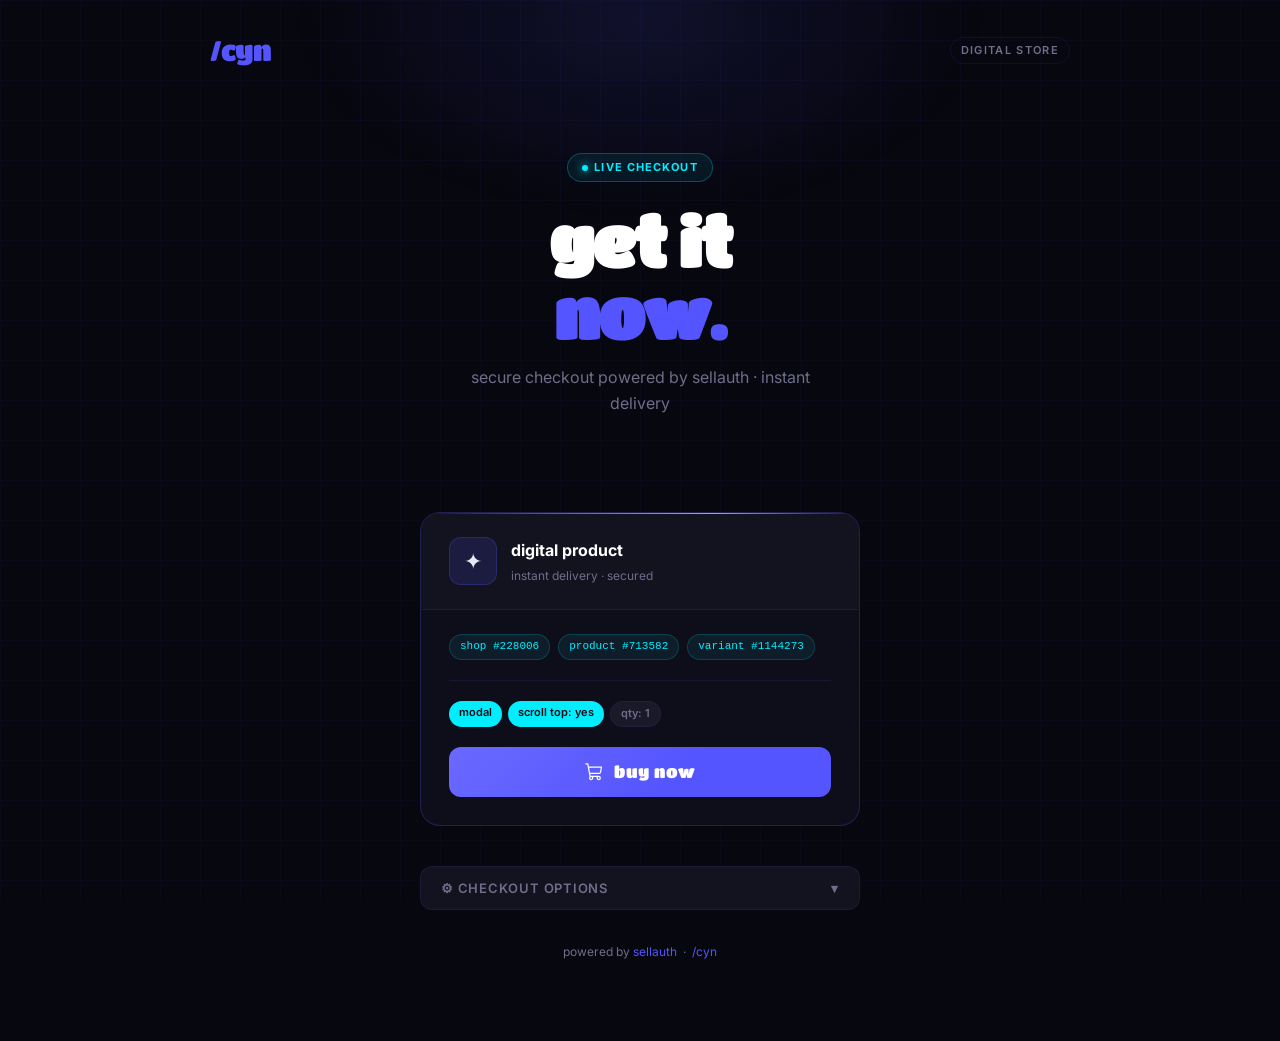
<file: claude-ignore.html>
<!DOCTYPE html>
<html lang="en">
<head>
<meta charset="UTF-8">
<meta name="viewport" content="width=device-width, initial-scale=1.0">
<title>/cyn — checkout</title>
<link rel="preconnect" href="https://fonts.googleapis.com">
<link rel="preconnect" href="https://fonts.gstatic.com" crossorigin>
<link href="https://fonts.googleapis.com/css2?family=Titan+One&family=Inter:wght@400;500;600;700&display=swap" rel="stylesheet">
<script src="https://sellauth.com/assets/js/sellauth-embed-2.js"></script>

<style>
  *, *::before, *::after { box-sizing: border-box; margin: 0; padding: 0; }

  :root {
    --blue:   #5555FF;
    --cyan:   #00EEFF;
    --pink:   #FF4DC4;
    --dark:   #07070f;
    --card:   #0e0e1a;
    --card2:  #13131f;
    --border: rgba(85,85,255,.25);
    --border2:rgba(85,85,255,.12);
    --text:   #e8e8f0;
    --muted:  #6e6e8a;
    --radius: 14px;
  }

  html, body {
    min-height: 100vh;
    background: var(--dark);
    color: var(--text);
    font-family: 'Inter', sans-serif;
    font-size: 15px;
    line-height: 1.6;
    -webkit-font-smoothing: antialiased;
    overflow-x: hidden;
  }

  /* ── grid noise bg ── */
  body::before {
    content: '';
    position: fixed;
    inset: 0;
    pointer-events: none;
    background-image:
      linear-gradient(rgba(85,85,255,.04) 1px, transparent 1px),
      linear-gradient(90deg, rgba(85,85,255,.04) 1px, transparent 1px);
    background-size: 40px 40px;
    z-index: 0;
  }

  /* ── ambient glow ── */
  body::after {
    content: '';
    position: fixed;
    top: -20%;
    left: 50%;
    transform: translateX(-50%);
    width: 700px;
    height: 400px;
    border-radius: 50%;
    background: radial-gradient(ellipse, rgba(85,85,255,.12) 0%, transparent 70%);
    pointer-events: none;
    z-index: 0;
  }

  /* ── layout ── */
  .wrap {
    position: relative;
    z-index: 1;
    min-height: 100vh;
    display: flex;
    flex-direction: column;
    align-items: center;
    padding: 0 24px 80px;
  }

  /* ── nav ── */
  nav {
    width: 100%;
    max-width: 860px;
    display: flex;
    align-items: center;
    justify-content: space-between;
    padding: 28px 0 0;
  }

  .logo {
    font-family: 'Titan One', sans-serif;
    font-size: 28px;
    color: var(--blue);
    text-decoration: none;
    letter-spacing: -1px;
    user-select: none;
  }
  .logo span { color: var(--cyan); }

  .nav-tag {
    font-size: 11px;
    font-weight: 600;
    letter-spacing: .12em;
    text-transform: uppercase;
    color: var(--muted);
    border: 1px solid var(--border2);
    padding: 4px 10px;
    border-radius: 20px;
  }

  /* ── hero ── */
  .hero {
    margin-top: 80px;
    text-align: center;
    max-width: 560px;
  }

  .hero-badge {
    display: inline-flex;
    align-items: center;
    gap: 6px;
    font-size: 11px;
    font-weight: 700;
    letter-spacing: .1em;
    text-transform: uppercase;
    color: var(--cyan);
    border: 1px solid rgba(0,238,255,.25);
    background: rgba(0,238,255,.07);
    padding: 5px 14px;
    border-radius: 20px;
    margin-bottom: 24px;
  }
  .hero-badge::before {
    content: '';
    width: 6px; height: 6px;
    border-radius: 50%;
    background: var(--cyan);
    box-shadow: 0 0 8px var(--cyan);
    animation: pulse 2s ease infinite;
  }
  @keyframes pulse {
    0%,100% { opacity:1; } 50% { opacity:.4; }
  }

  .hero h1 {
    font-family: 'Titan One', sans-serif;
    font-size: clamp(40px, 7vw, 68px);
    line-height: 1.05;
    letter-spacing: -2px;
    color: #fff;
    margin-bottom: 16px;
  }
  .hero h1 .accent { color: var(--blue); }

  .hero p {
    font-size: 16px;
    color: var(--muted);
    max-width: 400px;
    margin: 0 auto 40px;
  }

  /* ── product card ── */
  .product-card {
    margin-top: 56px;
    width: 100%;
    max-width: 440px;
    background: var(--card);
    border: 1px solid var(--border);
    border-radius: 20px;
    overflow: hidden;
    position: relative;
  }
  .product-card::before {
    content: '';
    position: absolute;
    top: 0; left: 0; right: 0;
    height: 1px;
    background: linear-gradient(90deg, transparent, var(--blue), var(--cyan), transparent);
  }

  .card-header {
    background: var(--card2);
    padding: 24px 28px;
    border-bottom: 1px solid var(--border2);
    display: flex;
    align-items: center;
    gap: 14px;
  }
  .card-icon {
    width: 48px; height: 48px;
    background: rgba(85,85,255,.15);
    border: 1px solid var(--border);
    border-radius: 12px;
    display: flex;
    align-items: center;
    justify-content: center;
    font-size: 22px;
  }
  .card-info h3 {
    font-size: 16px;
    font-weight: 700;
    color: #fff;
    margin-bottom: 2px;
  }
  .card-info p {
    font-size: 12px;
    color: var(--muted);
  }

  .card-body {
    padding: 24px 28px 28px;
  }

  .id-row {
    display: flex;
    gap: 8px;
    flex-wrap: wrap;
    margin-bottom: 20px;
  }
  .id-pill {
    font-size: 11px;
    font-family: 'Courier New', monospace;
    color: var(--cyan);
    background: rgba(0,238,255,.07);
    border: 1px solid rgba(0,238,255,.18);
    padding: 3px 10px;
    border-radius: 20px;
  }

  .divider { height: 1px; background: var(--border2); margin: 20px 0; }

  /* active options summary */
  .active-opts {
    display: flex;
    gap: 6px;
    flex-wrap: wrap;
    margin-bottom: 20px;
    min-height: 24px;
  }
  .opt-pill {
    font-size: 11px;
    font-weight: 600;
    padding: 3px 10px;
    border-radius: 20px;
    transition: .2s;
  }
  .opt-pill.on {
    color: #0a0a0f;
    background: var(--cyan);
  }
  .opt-pill.off {
    color: var(--muted);
    background: rgba(110,110,138,.12);
    border: 1px solid var(--border2);
  }

  /* ── buy button ── */
  .buy-btn {
    width: 100%;
    padding: 15px 24px;
    background: var(--blue);
    color: #fff;
    border: none;
    border-radius: 12px;
    font-family: 'Titan One', sans-serif;
    font-size: 17px;
    letter-spacing: .5px;
    cursor: pointer;
    display: flex;
    align-items: center;
    justify-content: center;
    gap: 10px;
    transition: background .2s, transform .12s;
    position: relative;
    overflow: hidden;
  }
  .buy-btn::before {
    content: '';
    position: absolute;
    inset: 0;
    background: linear-gradient(135deg, rgba(255,255,255,.12), transparent 60%);
    pointer-events: none;
  }
  .buy-btn:hover { background: #6666ff; transform: translateY(-1px); }
  .buy-btn:active { transform: translateY(0) scale(.99); }
  .buy-btn:disabled { opacity: .55; cursor: not-allowed; transform: none; }

  .buy-btn svg { width: 20px; height: 20px; flex-shrink: 0; }
  .buy-btn .spin { animation: spin .7s linear infinite; }
  @keyframes spin { to { transform: rotate(360deg); } }

  /* ── settings panel ── */
  .settings-outer {
    margin-top: 40px;
    width: 100%;
    max-width: 440px;
  }

  .settings-toggle {
    width: 100%;
    padding: 13px 20px;
    background: var(--card2);
    border: 1px solid var(--border2);
    border-radius: 12px;
    color: var(--muted);
    font-family: 'Inter', sans-serif;
    font-size: 13px;
    font-weight: 600;
    letter-spacing: .06em;
    text-transform: uppercase;
    cursor: pointer;
    display: flex;
    align-items: center;
    justify-content: space-between;
    transition: border-color .2s, color .2s;
  }
  .settings-toggle:hover { border-color: var(--border); color: var(--text); }
  .settings-toggle .chevron {
    transition: transform .25s;
    display: inline-block;
  }
  .settings-toggle.open { border-color: var(--border); color: var(--text); }
  .settings-toggle.open .chevron { transform: rotate(180deg); }

  .settings-panel {
    display: none;
    margin-top: 8px;
    background: var(--card);
    border: 1px solid var(--border);
    border-radius: 14px;
    overflow: hidden;
    position: relative;
  }
  .settings-panel::before {
    content: '';
    position: absolute;
    top: 0; left: 0; right: 0;
    height: 1px;
    background: linear-gradient(90deg, transparent, var(--blue), transparent);
  }
  .settings-panel.open { display: block; }

  .setting-row {
    display: flex;
    align-items: flex-start;
    justify-content: space-between;
    gap: 20px;
    padding: 18px 22px;
    border-bottom: 1px solid var(--border2);
    transition: background .15s;
  }
  .setting-row:last-child { border-bottom: none; }
  .setting-row:hover { background: rgba(85,85,255,.04); }

  .setting-label h4 {
    font-size: 14px;
    font-weight: 600;
    color: var(--text);
    margin-bottom: 3px;
  }
  .setting-label p {
    font-size: 12px;
    color: var(--muted);
    line-height: 1.4;
    max-width: 240px;
  }
  .setting-label .badge-val {
    display: inline-block;
    margin-top: 6px;
    font-size: 11px;
    font-family: 'Courier New', monospace;
    color: var(--pink);
    background: rgba(255,77,196,.1);
    border: 1px solid rgba(255,77,196,.2);
    padding: 1px 8px;
    border-radius: 8px;
  }

  /* ── toggle switch ── */
  .toggle-wrap {
    flex-shrink: 0;
    display: flex;
    flex-direction: column;
    align-items: flex-end;
    gap: 4px;
  }
  .toggle {
    position: relative;
    width: 46px; height: 26px;
    cursor: pointer;
  }
  .toggle input { opacity: 0; width: 0; height: 0; }
  .track {
    position: absolute;
    inset: 0;
    background: rgba(110,110,138,.2);
    border: 1px solid rgba(110,110,138,.25);
    border-radius: 13px;
    transition: background .2s, border-color .2s;
  }
  .thumb {
    position: absolute;
    top: 3px; left: 3px;
    width: 18px; height: 18px;
    border-radius: 50%;
    background: var(--muted);
    transition: transform .2s, background .2s;
  }
  .toggle input:checked ~ .track {
    background: rgba(85,85,255,.35);
    border-color: var(--blue);
  }
  .toggle input:checked ~ .track .thumb {
    transform: translateX(20px);
    background: var(--blue);
  }
  .toggle-val {
    font-size: 11px;
    font-weight: 700;
    letter-spacing: .06em;
    color: var(--muted);
    transition: color .2s;
  }
  .toggle-val.active { color: var(--cyan); }

  /* ── quantity stepper ── */
  .qty-wrap {
    display: flex;
    align-items: center;
    gap: 0;
    border: 1px solid var(--border);
    border-radius: 8px;
    overflow: hidden;
    height: 32px;
  }
  .qty-btn {
    width: 32px; height: 32px;
    background: var(--card2);
    border: none;
    color: var(--text);
    font-size: 18px;
    cursor: pointer;
    display: flex; align-items: center; justify-content: center;
    transition: background .15s, color .15s;
    user-select: none;
  }
  .qty-btn:hover { background: rgba(85,85,255,.2); color: var(--cyan); }
  .qty-display {
    width: 40px;
    text-align: center;
    font-size: 14px;
    font-weight: 700;
    color: var(--text);
    background: var(--card);
    border-left: 1px solid var(--border2);
    border-right: 1px solid var(--border2);
    height: 100%;
    display: flex; align-items: center; justify-content: center;
  }

  /* ── footer ── */
  footer {
    position: relative;
    z-index: 1;
    margin-top: auto;
    padding: 32px 0 0;
    text-align: center;
    font-size: 12px;
    color: var(--muted);
  }
  footer a { color: var(--blue); text-decoration: none; }
  footer a:hover { color: var(--cyan); }

  /* ── responsive ── */
  @media (max-width: 500px) {
    .hero { margin-top: 48px; }
    .hero h1 { font-size: 36px; }
    .product-card, .settings-outer { max-width: 100%; }
    .card-header { padding: 18px 20px; }
    .card-body { padding: 18px 20px 22px; }
  }
</style>
</head>
<body>
<div class="wrap">

  <!-- nav -->
  <nav>
    <span class="logo">/cyn</span>
    <span class="nav-tag">digital store</span>
  </nav>

  <!-- hero -->
  <div class="hero">
    <div class="hero-badge">live checkout</div>
    <h1>get it<br><span class="accent">now.</span></h1>
    <p>secure checkout powered by sellauth · instant delivery</p>
  </div>

  <!-- product card -->
  <div class="product-card">
    <div class="card-header">
      <div class="card-icon">✦</div>
      <div class="card-info">
        <h3>digital product</h3>
        <p>instant delivery · secured</p>
      </div>
    </div>
    <div class="card-body">
      <div class="id-row">
        <span class="id-pill">shop #228006</span>
        <span class="id-pill">product #713582</span>
        <span class="id-pill">variant #1144273</span>
      </div>

      <div class="divider"></div>

      <!-- live config summary -->
      <div class="active-opts" id="active-opts"></div>

      <!-- buy button -->
      <button class="buy-btn" id="buy-btn" onclick="handleCheckout(this)">
        <svg id="btn-cart-icon" xmlns="http://www.w3.org/2000/svg" viewBox="0 0 256 256" fill="currentColor">
          <path d="M230.14,58.87A8,8,0,0,0,224,56H62.68L56.6,22.57A8,8,0,0,0,48.73,16H24a8,8,0,0,0,0,16h18L67.56,172.29a24,24,0,0,0,5.33,11.27,28,28,0,1,0,44.4,8.44h45.42A27.75,27.75,0,0,0,160,204a28,28,0,1,0,28-28H91.17a8,8,0,0,1-7.87-6.57L80.13,152h116a24,24,0,0,0,23.61-19.71l12.16-66.86A8,8,0,0,0,230.14,58.87ZM104,204a12,12,0,1,1-12-12A12,12,0,0,1,104,204Zm96,0a12,12,0,1,1-12-12A12,12,0,0,1,200,204Zm4-74.57A8,8,0,0,1,196.1,136H77.22L65.59,72H214.41Z"/>
        </svg>
        <svg id="btn-spin-icon" xmlns="http://www.w3.org/2000/svg" viewBox="0 0 256 256" fill="currentColor" class="spin" style="display:none">
          <path d="M232,128a104,104,0,0,1-208,0c0-41,23.81-78.36,60.66-95.27a8,8,0,0,1,6.68,14.54C60.15,61.59,40,93.27,40,128a88,88,0,0,0,176,0c0-34.73-20.15-66.41-51.34-80.73a8,8,0,0,1,6.68-14.54C208.19,49.64,232,87,232,128Z"/>
        </svg>
        <span id="btn-label">buy now</span>
      </button>
    </div>
  </div>

  <!-- settings panel -->
  <div class="settings-outer">
    <button class="settings-toggle" id="settings-toggle" onclick="toggleSettings()">
      <span>⚙ checkout options</span>
      <span class="chevron">▾</span>
    </button>

    <div class="settings-panel" id="settings-panel">

      <!-- modal vs hosted -->
      <div class="setting-row">
        <div class="setting-label">
          <h4>hosted checkout</h4>
          <p>open checkout in a new tab instead of an embedded popup modal.</p>
          <span class="badge-val" id="modal-val">modal: true</span>
        </div>
        <div class="toggle-wrap">
          <label class="toggle" aria-label="toggle hosted checkout">
            <input type="checkbox" id="toggle-hosted" onchange="onToggle()">
            <span class="track"><span class="thumb"></span></span>
          </label>
          <span class="toggle-val" id="label-hosted">off</span>
        </div>
      </div>

      <!-- scroll to top -->
      <div class="setting-row">
        <div class="setting-label">
          <h4>scroll to top</h4>
          <p>scrolls the page to the top when the modal opens. only applies when modal mode is on.</p>
          <span class="badge-val" id="scroll-val">scrollTop: true</span>
        </div>
        <div class="toggle-wrap">
          <label class="toggle" aria-label="toggle scroll to top">
            <input type="checkbox" id="toggle-scroll" checked onchange="onToggle()">
            <span class="track"><span class="thumb"></span></span>
          </label>
          <span class="toggle-val active" id="label-scroll">on</span>
        </div>
      </div>

      <!-- quantity -->
      <div class="setting-row">
        <div class="setting-label">
          <h4>quantity</h4>
          <p>number of units to add to the cart on checkout.</p>
          <span class="badge-val" id="qty-val">quantity: 1</span>
        </div>
        <div class="toggle-wrap">
          <div class="qty-wrap">
            <button class="qty-btn" onclick="changeQty(-1)" aria-label="decrease quantity">−</button>
            <div class="qty-display" id="qty-display">1</div>
            <button class="qty-btn" onclick="changeQty(1)" aria-label="increase quantity">+</button>
          </div>
        </div>
      </div>

    </div>
  </div>

  <footer>
    powered by <a href="https://sellauth.com" target="_blank" rel="noopener">sellauth</a>
    &nbsp;·&nbsp;
    <a href="https://cyn.gg" target="_blank" rel="noopener">/cyn</a>
  </footer>
</div>

<script>
  const SHOP_ID    = 228006;
  const PRODUCT_ID = 713582;
  const VARIANT_ID = 1144273;

  let quantity = 1;

  function getOptions() {
    const hosted    = document.getElementById('toggle-hosted').checked;
    const scrollTop = document.getElementById('toggle-scroll').checked;
    return {
      modal:     !hosted,
      scrollTop: scrollTop,
    };
  }

  function handleCheckout(btn) {
    if (!window.sellAuthEmbed) {
      alert('SellAuth embed is still loading. Please try again.');
      return;
    }
    const opts = getOptions();
    window.sellAuthEmbed.checkout(btn, {
      cart: [{ productId: PRODUCT_ID, variantId: VARIANT_ID, quantity }],
      shopId: SHOP_ID,
      modal:     opts.modal,
      scrollTop: opts.scrollTop,
    });
  }

  function toggleSettings() {
    const toggle = document.getElementById('settings-toggle');
    const panel  = document.getElementById('settings-panel');
    toggle.classList.toggle('open');
    panel.classList.toggle('open');
  }

  function changeQty(delta) {
    quantity = Math.max(1, Math.min(99, quantity + delta));
    document.getElementById('qty-display').textContent = quantity;
    document.getElementById('qty-val').textContent = `quantity: ${quantity}`;
    updateSummary();
  }

  function onToggle() {
    const hostedEl = document.getElementById('toggle-hosted');
    const scrollEl = document.getElementById('toggle-scroll');

    const lHosted = document.getElementById('label-hosted');
    const lScroll = document.getElementById('label-scroll');

    lHosted.textContent = hostedEl.checked ? 'on' : 'off';
    lHosted.classList.toggle('active', hostedEl.checked);
    lScroll.textContent = scrollEl.checked ? 'on' : 'off';
    lScroll.classList.toggle('active', scrollEl.checked);

    document.getElementById('modal-val').textContent  = `modal: ${!hostedEl.checked}`;
    document.getElementById('scroll-val').textContent = `scrollTop: ${scrollEl.checked}`;

    /* dim scroll toggle when hosted is on (scrollTop irrelevant) */
    const scrollRow = scrollEl.closest('.setting-row');
    scrollRow.style.opacity = hostedEl.checked ? '.4' : '1';
    scrollRow.style.pointerEvents = hostedEl.checked ? 'none' : '';

    updateSummary();
  }

  function updateSummary() {
    const opts = getOptions();
    const pills = [
      { label: opts.modal ? 'modal' : 'hosted tab', on: true },
      { label: `scroll top: ${opts.scrollTop ? 'yes' : 'no'}`, on: opts.scrollTop && opts.modal },
      { label: `qty: ${quantity}`, on: quantity > 1 },
    ];
    const container = document.getElementById('active-opts');
    container.innerHTML = pills.map(p =>
      `<span class="opt-pill ${p.on ? 'on' : 'off'}">${p.label}</span>`
    ).join('');
  }

  /* init */
  onToggle();
</script>
</body>
</html>
</file>
